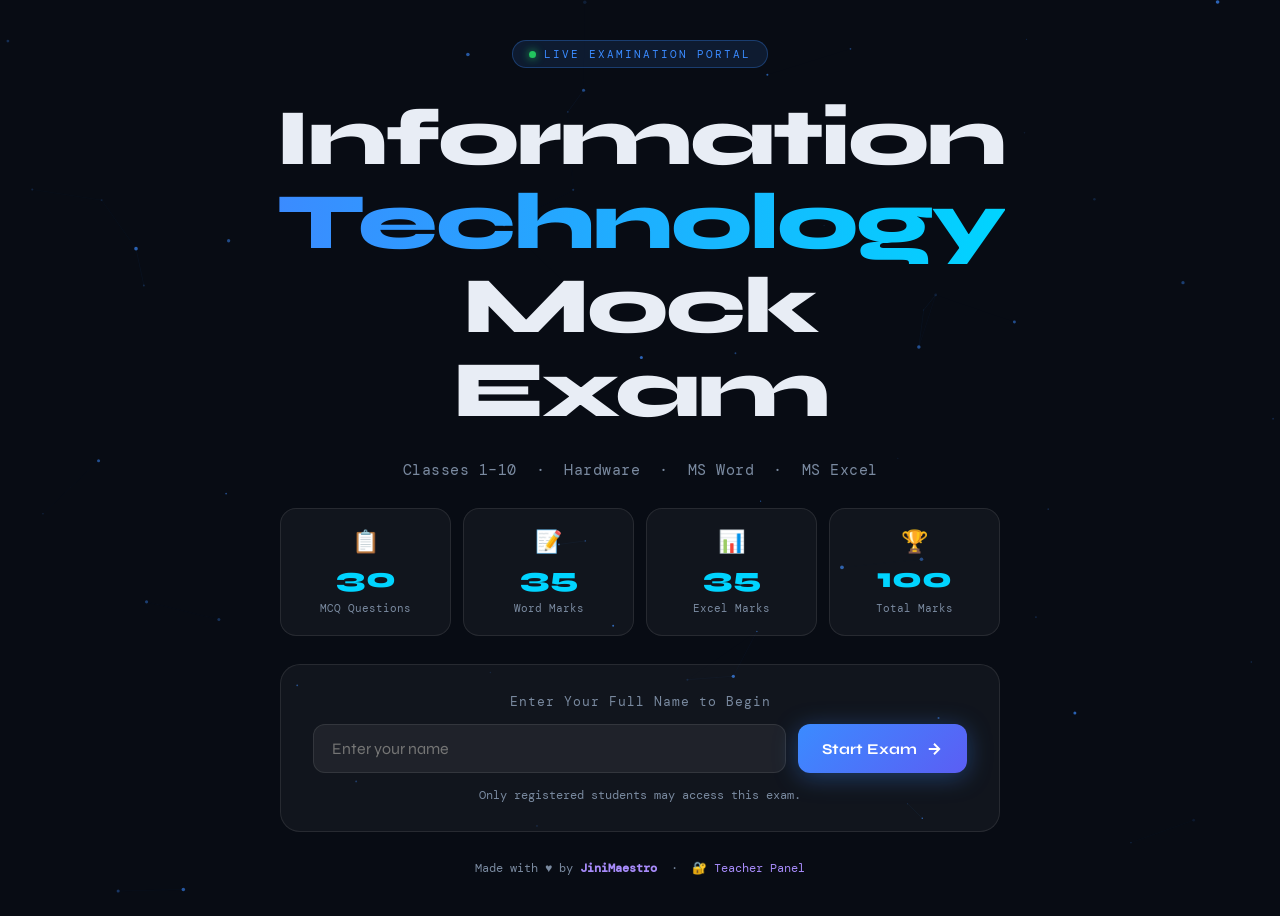
<file: index.html>
<!DOCTYPE html>
<html lang="en">
<head>
  <meta charset="UTF-8" />
  <meta name="viewport" content="width=device-width, initial-scale=1.0" />
  <title>IT Mock Examination</title>
  <link rel="preconnect" href="https://fonts.googleapis.com" />
  <link rel="preconnect" href="https://fonts.gstatic.com" crossorigin />
  <link rel="icon" href="data:image/svg+xml,<svg xmlns='http://www.w3.org/2000/svg' viewBox='0 0 32 32'><text y='26' font-size='28'>🎓</text></svg>">
  <link href="https://fonts.googleapis.com/css2?family=Syne:wght@400;600;700;800&family=DM+Mono:ital,wght@0,400;0,500;1,400&family=Instrument+Serif:ital@0;1&display=swap" rel="stylesheet" />
  <link rel="stylesheet" href="style.css" />
</head>
<body>

<canvas id="particles"></canvas>

<div id="screen-landing" class="screen active">
  <div class="landing-grid">
    <div class="landing-badge"><span class="badge-dot"></span>LIVE EXAMINATION PORTAL</div>
    <h1 class="landing-title">
      <span class="title-line">Information</span>
      <span class="title-line accent-line">Technology</span>
      <span class="title-line">Mock Exam</span>
    </h1>
    <p class="landing-sub">Classes 1–10 &nbsp;·&nbsp; Hardware &nbsp;·&nbsp; MS Word &nbsp;·&nbsp; MS Excel</p>

    <div class="info-cards">
      <div class="info-card" style="--d:0"><div class="ic-icon">📋</div><div class="ic-val">30</div><div class="ic-lbl">MCQ Questions</div></div>
      <div class="info-card" style="--d:1"><div class="ic-icon">📝</div><div class="ic-val">35</div><div class="ic-lbl">Word Marks</div></div>
      <div class="info-card" style="--d:2"><div class="ic-icon">📊</div><div class="ic-val">35</div><div class="ic-lbl">Excel Marks</div></div>
      <div class="info-card" style="--d:3"><div class="ic-icon">🏆</div><div class="ic-val">100</div><div class="ic-lbl">Total Marks</div></div>
    </div>

    <div class="name-entry-box">
      <label class="ne-label">Enter Your Full Name to Begin</label>
      <div class="ne-row">
        <input id="student-name" class="ne-input" type="text" placeholder="Enter your name" autocomplete="off" />
        <button id="btn-start" class="btn-primary" onclick="startExam()">
          <span>Start Exam</span>
          <svg viewBox="0 0 24 24" fill="none" stroke="currentColor" stroke-width="2.5"><path d="M5 12h14M12 5l7 7-7 7"/></svg>
        </button>
      </div>
      <div id="name-error" class="name-error" style="display:none;"></div>
      <p class="ne-hint">Only registered students may access this exam.</p>
    </div>

    <div class="landing-footer">
      Made with ♥ by <strong>JiniMaestro</strong>
      &nbsp;·&nbsp;
      <a href="teacher.html" class="teacher-link">🔐 Teacher Panel</a>
    </div>
  </div>
</div>

<div id="screen-mcq" class="screen">
  <header class="exam-header">
    <div class="eh-left">
      <div class="eh-logo">JM</div>
      <div>
        <div class="eh-title">Section A — MCQs</div>
        <div id="eh-student" class="eh-student"></div>
      </div>
    </div>
    <div class="eh-right">
      <div class="progress-ring-wrap">
        <svg class="progress-ring" viewBox="0 0 56 56">
          <circle cx="28" cy="28" r="24" class="ring-bg"/>
          <circle cx="28" cy="28" r="24" class="ring-fg" id="ring-circle"/>
        </svg>
        <div class="ring-text" id="ring-text">0/30</div>
      </div>
      <div class="timer-box">
        <div class="timer-icon">⏱</div>
        <div id="timer-display" class="timer-val">45:00</div>
      </div>
    </div>
  </header>
  <div class="mcq-stage">
    <div class="mcq-progress-bar"><div id="mcq-bar" class="mcq-bar-fill"></div></div>
    <div id="mcq-card" class="mcq-card">
      <div class="mcq-meta">
        <span id="mcq-section-tag" class="mcq-section-tag"></span>
        <span id="mcq-num" class="mcq-num"></span>
      </div>
      <h2 id="mcq-question" class="mcq-question"></h2>
      <div id="mcq-options" class="mcq-options"></div>
      <div class="mcq-nav">
        <button id="btn-prev" class="btn-ghost" onclick="prevQ()">← Previous</button>
        <div id="mcq-dots" class="mcq-dots"></div>
        <button id="btn-next" class="btn-next" onclick="nextQ()">Next →</button>
      </div>
    </div>
  </div>
</div>

<div id="screen-practical" class="screen">
  <header class="exam-header">
    <div class="eh-left">
      <div class="eh-logo">JM</div>
      <div>
        <div class="eh-title">Practical Section</div>
        <div id="prac-student" class="eh-student"></div>
      </div>
    </div>
    <div class="eh-right">
      <div class="score-pill">MCQ Score: <strong id="mcq-score-display">—</strong>/30</div>
    </div>
  </header>
  <div class="prac-stage">
    <div class="prac-tabs">
      <button class="ptab active" data-tab="word" onclick="switchTab('word')">
        <span class="ptab-icon">📝</span> Word Tasks <span class="ptab-marks">35 Marks</span>
      </button>
      <button class="ptab" data-tab="excel" onclick="switchTab('excel')">
        <span class="ptab-icon">📊</span> Excel Tasks <span class="ptab-marks">35 Marks</span>
      </button>
    </div>

    <div id="tab-word" class="prac-tab-content active">
      <div class="prac-context-box">
        <div class="pcb-icon">📄</div>
        <div>
          <strong>Document Topic:</strong> Create a Word document titled <em>"Computer Hardware — An Introduction"</em> covering at least 4 hardware topics (Processor, RAM, Storage, Motherboard). Write at least 2 paragraphs per topic. Then apply ALL tasks below.
          <br/><br/><strong>Save As:</strong> <code>Word_Final_[YourName].docx</code>
        </div>
      </div>
      <div class="task-list" id="word-tasks"></div>
      <div class="upload-zone" id="word-upload-zone">
        <div class="uz-inner" onclick="document.getElementById('word-file').click()">
          <div class="uz-icon">📁</div>
          <div class="uz-title">Upload Your Word File</div>
          <div class="uz-sub">Click to browse or drag & drop your .docx file here</div>
          <div class="uz-badge">Word_Final_[YourName].docx</div>
        </div>
        <input type="file" id="word-file" accept=".docx,.doc" style="display:none" onchange="handleFileUpload('word', this)" />
        <div id="word-file-status" class="file-status"></div>
      </div>
    </div>

    <div id="tab-excel" class="prac-tab-content">
      <div class="prac-context-box excel-ctx">
        <div class="pcb-icon">📊</div>
        <div>
          <strong>Enter this student data on Sheet 1 of your Excel file, then complete all tasks below.</strong>
          <br/><strong>Save As:</strong> <code>Excel_Final_[YourName].xlsx</code>
        </div>
      </div>
      <div class="excel-data-table-wrap">
        <table class="excel-preview-table">
          <thead><tr><th>Name</th><th>Math</th><th>English</th><th>Science</th><th>IT</th><th>Total</th><th>Average</th><th>Grade</th></tr></thead>
          <tbody>
            <tr><td>Ali Ahmed</td><td>78</td><td>85</td><td>72</td><td>90</td><td class="formula-cell">(formula)</td><td class="formula-cell">(formula)</td><td class="formula-cell">(formula)</td></tr>
            <tr><td>Sara Khan</td><td>92</td><td>76</td><td>88</td><td>95</td><td class="formula-cell">(formula)</td><td class="formula-cell">(formula)</td><td class="formula-cell">(formula)</td></tr>
            <tr><td>Bilal Raza</td><td>65</td><td>70</td><td>80</td><td>75</td><td class="formula-cell">(formula)</td><td class="formula-cell">(formula)</td><td class="formula-cell">(formula)</td></tr>
            <tr><td>Hira Malik</td><td>88</td><td>91</td><td>94</td><td>87</td><td class="formula-cell">(formula)</td><td class="formula-cell">(formula)</td><td class="formula-cell">(formula)</td></tr>
            <tr><td>Usman Tariq</td><td>55</td><td>60</td><td>58</td><td>62</td><td class="formula-cell">(formula)</td><td class="formula-cell">(formula)</td><td class="formula-cell">(formula)</td></tr>
            <tr><td>Zara Noor</td><td>79</td><td>83</td><td>77</td><td>81</td><td class="formula-cell">(formula)</td><td class="formula-cell">(formula)</td><td class="formula-cell">(formula)</td></tr>
            <tr><td>Kamran Baig</td><td>95</td><td>89</td><td>91</td><td>98</td><td class="formula-cell">(formula)</td><td class="formula-cell">(formula)</td><td class="formula-cell">(formula)</td></tr>
            <tr><td>Ayesha Siddiqi</td><td>60</td><td>72</td><td>65</td><td>70</td><td class="formula-cell">(formula)</td><td class="formula-cell">(formula)</td><td class="formula-cell">(formula)</td></tr>
          </tbody>
        </table>
      </div>
      <div class="task-list" id="excel-tasks"></div>
      <div class="upload-zone excel-uz" id="excel-upload-zone">
        <div class="uz-inner" onclick="document.getElementById('excel-file').click()">
          <div class="uz-icon">📂</div>
          <div class="uz-title">Upload Your Excel File</div>
          <div class="uz-sub">Click to browse or drag & drop your .xlsx file here</div>
          <div class="uz-badge">Excel_Final_[YourName].xlsx</div>
        </div>
        <input type="file" id="excel-file" accept=".xlsx,.xls,.csv" style="display:none" onchange="handleFileUpload('excel', this)" />
        <div id="excel-file-status" class="file-status"></div>
      </div>
    </div>

    <div class="prac-submit-row">
      <button class="btn-submit" onclick="submitExam()">
        <span>Submit & Send to Teacher</span>
        <svg viewBox="0 0 24 24" fill="none" stroke="currentColor" stroke-width="2.5"><path d="M22 2L11 13M22 2l-7 20-4-9-9-4 20-7z"/></svg>
      </button>
    </div>
  </div>
</div>

<div id="screen-submitted" class="screen">
  <div class="submitted-wrap">
    <div class="submitted-card">
      <div class="sc-check">✅</div>
      <h2 class="sc-title">Exam Submitted!</h2>
      <p class="sc-msg">Your answers and files have been sent to your teacher for marking. You will be informed of your final results shortly.</p>
      <div class="sc-student" id="sc-student-name"></div>
      <div class="sc-rows">
        <div class="sc-row"><span class="scr-label">MCQ Score (Auto-Graded)</span><span class="scr-val green" id="sc-mcq">—</span></div>
        <div class="sc-row"><span class="scr-label">Word File</span><span class="scr-val" id="sc-word">—</span></div>
        <div class="sc-row"><span class="scr-label">Excel File</span><span class="scr-val" id="sc-excel">—</span></div>
      </div>
      <p class="sc-note">Results will be displayed in the Teacher Panel after grading.</p>
      <div class="sc-footer">Made with ♥ by <strong>JiniMaestro</strong></div>
    </div>
  </div>
</div>

<script src="questions.js"></script>
<script src="app.js"></script>
</body>
</html>
</file>
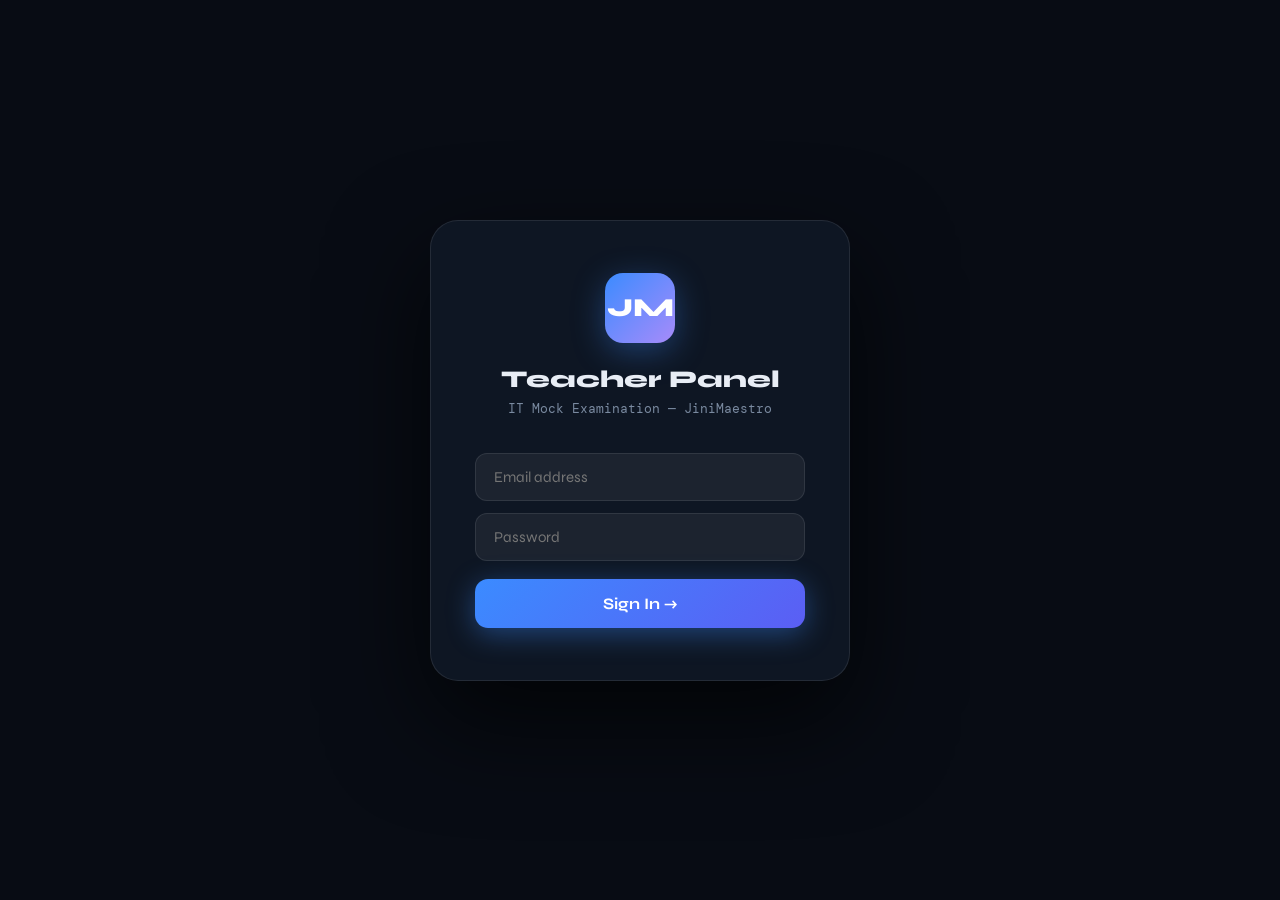
<file: teacher.html>
<!DOCTYPE html>
<html lang="en">
<head>
  <meta charset="UTF-8"/>
  <meta name="viewport" content="width=device-width, initial-scale=1.0"/>
  <title>Teacher Panel — IT Mock Exam</title>
  <link rel="preconnect" href="https://fonts.googleapis.com"/>
  <link href="https://fonts.googleapis.com/css2?family=Syne:wght@400;600;700;800&family=DM+Mono:ital,wght@0,400;0,500;1,400&display=swap" rel="stylesheet"/>
  <style>
:root{--bg:#080c14;--surface:#0e1623;--glass:rgba(255,255,255,.04);--gb:rgba(255,255,255,.09);--blue:#3b8bff;--blue-glow:#3b8bff44;--cyan:#00d4ff;--green:#22c55e;--orange:#f97316;--red:#ef4444;--gold:#f59e0b;--purple:#a78bfa;--text:#e8edf5;--muted:#7a8aa0;--r:14px;--font:"Syne",sans-serif;--mono:"DM Mono",monospace;}
*,*::before,*::after{box-sizing:border-box;margin:0;padding:0;}
body{background:var(--bg);color:var(--text);font-family:var(--font);min-height:100vh;}
::-webkit-scrollbar{width:6px;}::-webkit-scrollbar-track{background:transparent;}::-webkit-scrollbar-thumb{background:rgba(255,255,255,.1);border-radius:3px;}
@keyframes fadeUp{from{opacity:0;transform:translateY(18px);}to{opacity:1;transform:translateY(0);}}

#login-screen{display:flex;align-items:center;justify-content:center;min-height:100vh;padding:20px;}
.login-card{background:var(--surface);border:1px solid var(--gb);border-radius:28px;padding:52px 44px;width:100%;max-width:420px;text-align:center;box-shadow:0 40px 100px rgba(0,0,0,.7);animation:fadeUp .6s ease;}
.login-logo{width:70px;height:70px;border-radius:18px;background:linear-gradient(135deg,var(--blue),var(--purple));display:grid;place-items:center;font-size:26px;font-weight:800;color:#fff;margin:0 auto 22px;box-shadow:0 8px 32px rgba(59,139,255,.35);}
.login-title{font-size:24px;font-weight:800;margin-bottom:6px;}
.login-sub{font-size:13px;color:var(--muted);font-family:var(--mono);margin-bottom:36px;}
.lf-group{display:flex;flex-direction:column;gap:12px;margin-bottom:18px;}
.lf-input{background:rgba(255,255,255,.06);border:1.5px solid var(--gb);border-radius:12px;padding:14px 18px;color:var(--text);font-family:var(--font);font-size:15px;outline:none;transition:border-color .3s,box-shadow .3s;}
.lf-input:focus{border-color:var(--blue);box-shadow:0 0 0 4px var(--blue-glow);}
.btn-login{width:100%;background:linear-gradient(135deg,var(--blue),#5b5ef4);border:none;border-radius:13px;padding:15px;color:#fff;font-family:var(--font);font-size:16px;font-weight:700;cursor:pointer;transition:all .25s;box-shadow:0 6px 28px rgba(59,139,255,.4);}
.btn-login:hover{transform:translateY(-2px);box-shadow:0 10px 36px rgba(59,139,255,.55);}
.login-error{color:var(--red);font-size:13px;font-family:var(--mono);background:rgba(239,68,68,.1);border:1px solid rgba(239,68,68,.2);border-radius:9px;padding:11px;display:none;margin-bottom:14px;}

#panel{display:none;flex-direction:column;min-height:100vh;}
.tp-header{position:sticky;top:0;z-index:100;background:rgba(8,12,20,.92);backdrop-filter:blur(24px);border-bottom:1px solid var(--gb);padding:14px 28px;display:flex;align-items:center;justify-content:space-between;gap:16px;flex-wrap:wrap;}
.tph-left{display:flex;align-items:center;gap:14px;}
.tph-logo{width:42px;height:42px;border-radius:11px;flex-shrink:0;background:linear-gradient(135deg,var(--blue),var(--purple));display:grid;place-items:center;font-size:15px;font-weight:800;color:#fff;}
.tph-title{font-size:16px;font-weight:800;}
.tph-sub{font-size:11px;color:var(--cyan);font-family:var(--mono);}
.tph-right{display:flex;align-items:center;gap:10px;flex-wrap:wrap;}
.tab-btns{display:flex;gap:6px;}
.tab-btn{background:var(--glass);border:1.5px solid var(--gb);border-radius:9px;padding:8px 15px;color:var(--muted);font-family:var(--font);font-size:13px;font-weight:700;cursor:pointer;transition:all .2s;white-space:nowrap;}
.tab-btn.active{border-color:var(--blue);color:var(--text);background:rgba(59,139,255,.12);}
.btn-logout{background:rgba(239,68,68,.1);border:1px solid rgba(239,68,68,.2);border-radius:9px;padding:8px 16px;color:var(--red);font-family:var(--font);font-size:13px;cursor:pointer;transition:all .2s;white-space:nowrap;}
.btn-logout:hover{background:rgba(239,68,68,.22);}
.tp-body{flex:1;padding:28px 24px 60px;max-width:1100px;width:100%;margin:0 auto;}
.tp-tab{display:none;animation:fadeUp .35s ease;}
.tp-tab.active{display:block;}
.section-title{font-size:19px;font-weight:800;margin-bottom:22px;display:flex;align-items:center;gap:12px;flex-wrap:wrap;}
.st-badge{font-size:12px;font-family:var(--mono);color:var(--muted);font-weight:400;background:var(--glass);border:1px solid var(--gb);border-radius:99px;padding:4px 12px;}
.st-actions{margin-left:auto;display:flex;gap:8px;}

.students-grid{display:grid;grid-template-columns:1fr 1fr;gap:20px;margin-bottom:28px;}
@media(max-width:720px){.students-grid{grid-template-columns:1fr;}}
.panel-card{background:var(--surface);border:1px solid var(--gb);border-radius:var(--r);padding:24px;}
.pc-head{font-size:14px;font-weight:700;margin-bottom:16px;color:var(--cyan);}
.student-list{display:flex;flex-direction:column;gap:8px;margin-bottom:16px;min-height:56px;}
.student-pill{display:flex;align-items:center;justify-content:space-between;background:var(--glass);border:1px solid var(--gb);border-radius:9px;padding:10px 14px;transition:border-color .2s;}
.student-pill:hover{border-color:rgba(255,255,255,.15);}
.sp-name{font-size:14px;font-weight:600;}
.sp-status{font-size:11px;font-family:var(--mono);padding:3px 9px;border-radius:99px;}
.sp-done{background:rgba(34,197,94,.15);color:var(--green);border:1px solid rgba(34,197,94,.25);}
.sp-pending{background:rgba(122,138,160,.1);color:var(--muted);border:1px solid var(--gb);}
.sp-await{background:rgba(245,158,11,.1);color:var(--gold);border:1px solid rgba(245,158,11,.2);}
.btn-remove{background:rgba(239,68,68,.1);border:1px solid rgba(239,68,68,.2);border-radius:6px;padding:4px 10px;color:var(--red);font-size:12px;cursor:pointer;transition:background .2s;}
.btn-remove:hover{background:rgba(239,68,68,.25);}
.add-student-row{display:flex;gap:8px;}
.add-input{flex:1;background:rgba(255,255,255,.06);border:1.5px solid var(--gb);border-radius:9px;padding:10px 14px;color:var(--text);font-family:var(--font);font-size:14px;outline:none;transition:border-color .3s;}
.add-input:focus{border-color:var(--blue);}
.btn-add{background:linear-gradient(135deg,var(--blue),#5b5ef4);border:none;border-radius:9px;padding:10px 18px;color:#fff;font-family:var(--font);font-size:13px;font-weight:700;cursor:pointer;white-space:nowrap;transition:opacity .2s;}
.btn-add:hover{opacity:.85;}
.students-note{font-size:12px;color:var(--muted);font-family:var(--mono);background:rgba(59,139,255,.06);border:1px solid rgba(59,139,255,.15);border-radius:9px;padding:12px;margin-top:12px;line-height:1.6;}
.stats-row{display:grid;grid-template-columns:repeat(3,1fr);gap:12px;margin-bottom:20px;}
.stat-box{background:var(--surface);border:1px solid var(--gb);border-radius:var(--r);padding:20px 16px;text-align:center;}
.stat-val{font-size:30px;font-weight:800;color:var(--cyan);}
.stat-lbl{font-size:11px;color:var(--muted);font-family:var(--mono);margin-top:5px;}

.toolbar{display:flex;align-items:center;gap:10px;margin-bottom:22px;flex-wrap:wrap;}
.toolbar-left{display:flex;gap:8px;flex:1;flex-wrap:wrap;}
.filter-btn{background:var(--glass);border:1.5px solid var(--gb);border-radius:8px;padding:7px 14px;color:var(--muted);font-family:var(--font);font-size:12px;font-weight:700;cursor:pointer;transition:all .2s;}
.filter-btn.active{border-color:var(--blue);color:var(--text);background:rgba(59,139,255,.1);}
.btn-pdf-all{display:inline-flex;align-items:center;gap:8px;background:linear-gradient(135deg,#dc2626,#b91c1c);border:none;border-radius:10px;padding:10px 20px;color:#fff;font-family:var(--font);font-size:13px;font-weight:700;cursor:pointer;white-space:nowrap;box-shadow:0 4px 20px rgba(220,38,38,.4);transition:all .2s;}
.btn-pdf-all:hover{transform:translateY(-2px);box-shadow:0 8px 28px rgba(220,38,38,.55);}
.btn-pdf-all svg{width:16px;height:16px;flex-shrink:0;}
.btn-pdf-single{display:inline-flex;align-items:center;gap:6px;background:rgba(220,38,38,.12);border:1px solid rgba(220,38,38,.28);border-radius:8px;padding:9px 15px;color:#f87171;font-family:var(--font);font-size:12px;font-weight:700;cursor:pointer;white-space:nowrap;transition:all .2s;}
.btn-pdf-single:hover{background:rgba(220,38,38,.24);color:#fff;}
.btn-pdf-single svg{width:14px;height:14px;flex-shrink:0;}
.no-subs{text-align:center;padding:70px 20px;color:var(--muted);font-family:var(--mono);}
.no-subs .ns-icon{font-size:52px;margin-bottom:18px;display:block;}
.sub-card{background:var(--surface);border:1px solid var(--gb);border-radius:var(--r);margin-bottom:14px;overflow:hidden;transition:border-color .25s,box-shadow .25s;}
.sub-card:hover{border-color:rgba(59,139,255,.28);box-shadow:0 4px 24px rgba(59,139,255,.06);}
.sub-card-header{display:flex;align-items:center;justify-content:space-between;padding:17px 22px;cursor:pointer;gap:12px;flex-wrap:wrap;}
.sch-left{display:flex;align-items:center;gap:14px;}
.sch-avatar{width:44px;height:44px;border-radius:11px;flex-shrink:0;background:linear-gradient(135deg,var(--blue),var(--purple));display:grid;place-items:center;font-size:16px;font-weight:800;color:#fff;}
.sch-name{font-size:16px;font-weight:700;}
.sch-time{font-size:11px;color:var(--muted);font-family:var(--mono);margin-top:3px;}
.sch-right{display:flex;align-items:center;gap:10px;flex-wrap:wrap;}
.sch-mcq{background:rgba(34,197,94,.12);border:1px solid rgba(34,197,94,.25);border-radius:99px;padding:5px 13px;font-size:13px;color:var(--green);font-family:var(--mono);font-weight:700;}
.file-badge{font-size:11px;padding:4px 9px;border-radius:6px;font-family:var(--mono);}
.fb-word{background:rgba(59,139,255,.14);color:var(--blue);border:1px solid rgba(59,139,255,.25);}
.fb-excel{background:rgba(249,115,22,.14);color:var(--orange);border:1px solid rgba(249,115,22,.25);}
.fb-miss{background:rgba(239,68,68,.1);color:var(--red);border:1px solid rgba(239,68,68,.2);}
.graded-badge{background:rgba(34,197,94,.12);color:var(--green);border:1px solid rgba(34,197,94,.25);font-size:11px;padding:4px 10px;border-radius:6px;font-family:var(--mono);}
.pending-badge{background:rgba(245,158,11,.1);color:var(--gold);border:1px solid rgba(245,158,11,.2);font-size:11px;padding:4px 10px;border-radius:6px;font-family:var(--mono);}
.sch-chevron{color:var(--muted);font-size:20px;transition:transform .3s;flex-shrink:0;}
.sub-card.open .sch-chevron{transform:rotate(180deg);}
.sub-detail{display:none;border-top:1px solid var(--gb);padding:24px 22px;animation:fadeUp .3s ease;}
.sub-card.open .sub-detail{display:block;}
.detail-grid{display:grid;grid-template-columns:1fr 1fr;gap:18px;margin-bottom:22px;}
@media(max-width:720px){.detail-grid{grid-template-columns:1fr;}}
.detail-box{background:rgba(255,255,255,.025);border:1px solid var(--gb);border-radius:11px;padding:18px;}
.db-title{font-size:11px;color:var(--muted);font-family:var(--mono);letter-spacing:.8px;text-transform:uppercase;margin-bottom:14px;}
.answers-grid{display:grid;grid-template-columns:repeat(auto-fill,minmax(56px,1fr));gap:6px;}
.ag-item{border-radius:8px;padding:8px 4px;text-align:center;font-family:var(--mono);}
.ag-item.correct{background:rgba(34,197,94,.15);border:1px solid rgba(34,197,94,.3);}
.ag-item.wrong{background:rgba(239,68,68,.12);border:1px solid rgba(239,68,68,.25);}
.ag-item.skip{background:rgba(122,138,160,.08);border:1px solid var(--gb);}
.ag-q{font-size:10px;color:var(--muted);}
.ag-a{font-weight:700;font-size:13px;}
.ag-item.correct .ag-a{color:var(--green);}
.ag-item.wrong .ag-a{color:var(--red);}
.ag-item.skip .ag-a{color:var(--muted);}
.file-dl-row{display:flex;flex-direction:column;gap:10px;}
.btn-dl{display:inline-flex;align-items:center;gap:8px;background:rgba(59,139,255,.1);border:1px solid rgba(59,139,255,.25);border-radius:9px;padding:10px 15px;color:var(--blue);font-family:var(--font);font-size:13px;font-weight:600;cursor:pointer;transition:all .2s;text-decoration:none;}
.btn-dl:hover{background:rgba(59,139,255,.22);}
.btn-dl.excel-dl{background:rgba(249,115,22,.1);border-color:rgba(249,115,22,.25);color:var(--orange);}
.btn-dl.excel-dl:hover{background:rgba(249,115,22,.22);}
.btn-dl-miss{display:inline-flex;align-items:center;gap:8px;background:rgba(239,68,68,.07);border:1px solid rgba(239,68,68,.15);border-radius:9px;padding:10px 15px;color:var(--muted);font-size:13px;}
.grading-form{background:rgba(255,255,255,.02);border:1px solid var(--gb);border-radius:12px;padding:22px;}
.gf-header{display:flex;align-items:center;justify-content:space-between;margin-bottom:18px;flex-wrap:wrap;gap:10px;}
.gf-title{font-size:14px;font-weight:700;}
.gf-row{display:grid;grid-template-columns:1fr 1fr 1fr 1fr;gap:12px;margin-bottom:14px;}
@media(max-width:600px){.gf-row{grid-template-columns:1fr 1fr;}}
.gf-field{display:flex;flex-direction:column;gap:6px;}
.gf-label{font-size:11px;font-family:var(--mono);color:var(--muted);letter-spacing:.7px;text-transform:uppercase;}
.gf-input{background:rgba(255,255,255,.07);border:1.5px solid var(--gb);border-radius:9px;padding:11px 14px;color:var(--text);font-family:var(--font);font-size:16px;font-weight:700;outline:none;transition:border-color .3s;width:100%;}
.gf-input:focus{border-color:var(--blue);}
.gf-input[readonly]{opacity:.6;cursor:not-allowed;}
.gf-total{background:rgba(0,212,255,.06);border-color:rgba(0,212,255,.3);color:var(--cyan);}
.gf-note{width:100%;background:rgba(255,255,255,.04);border:1.5px solid var(--gb);border-radius:9px;padding:11px 14px;color:var(--text);font-family:var(--font);font-size:14px;outline:none;resize:vertical;min-height:64px;transition:border-color .3s;margin-bottom:16px;}
.gf-note:focus{border-color:var(--blue);}
.gf-actions{display:flex;align-items:center;gap:10px;flex-wrap:wrap;}
.btn-save-grade{display:inline-flex;align-items:center;gap:7px;background:linear-gradient(135deg,var(--green),#16a34a);border:none;border-radius:10px;padding:12px 26px;color:#fff;font-family:var(--font);font-size:14px;font-weight:700;cursor:pointer;transition:all .25s;box-shadow:0 4px 18px rgba(34,197,94,.32);}
.btn-save-grade:hover{transform:translateY(-2px);box-shadow:0 8px 26px rgba(34,197,94,.5);}
.grade-saved-msg{color:var(--green);font-size:13px;font-family:var(--mono);display:none;}
.total-chip{display:inline-flex;align-items:center;gap:6px;background:rgba(0,212,255,.1);border:1px solid rgba(0,212,255,.25);border-radius:99px;padding:5px 14px;font-size:14px;font-weight:800;color:var(--cyan);font-family:var(--mono);}

.settings-section{background:var(--surface);border:1px solid var(--gb);border-radius:var(--r);padding:24px;margin-bottom:18px;}
.ss-title{font-size:14px;font-weight:700;color:var(--cyan);margin-bottom:16px;}
.cred-row{display:flex;justify-content:space-between;align-items:center;padding:12px 0;border-bottom:1px solid var(--gb);}
.cred-row:last-child{border-bottom:none;}
.cr-label{font-size:13px;color:var(--muted);font-family:var(--mono);}
.cr-val{font-size:14px;font-weight:700;}
.danger-btn{background:rgba(239,68,68,.1);border:1px solid rgba(239,68,68,.2);border-radius:9px;padding:11px 22px;color:var(--red);font-family:var(--font);font-size:14px;cursor:pointer;transition:all .2s;}
.danger-btn:hover{background:rgba(239,68,68,.22);}
  </style>
</head>
<body>

<div id="login-screen">
  <div class="login-card">
    <div class="login-logo">JM</div>
    <div class="login-title">Teacher Panel</div>
    <div class="login-sub">IT Mock Examination — JiniMaestro</div>
    <div class="lf-group">
      <input id="login-email" class="lf-input" type="email" placeholder="Email address" autocomplete="off"/>
      <input id="login-pass" class="lf-input" type="password" placeholder="Password"/>
    </div>
    <div id="login-error" class="login-error">⚠ Incorrect email or password.</div>
    <button class="btn-login" onclick="doLogin()">Sign In →</button>
  </div>
</div>

<div id="panel">
  <header class="tp-header">
    <div class="tph-left">
      <div class="tph-logo">JM</div>
      <div><div class="tph-title">Teacher Panel</div><div class="tph-sub">IT Mock Examination Portal</div></div>
    </div>
    <div class="tph-right">
      <div class="tab-btns">
        <button class="tab-btn active" onclick="switchTab('students')">👥 Students</button>
        <button class="tab-btn" onclick="switchTab('submissions')">📋 Submissions</button>
        <button class="tab-btn" onclick="switchTab('settings')">⚙ Settings</button>
      </div>
      <button class="btn-logout" onclick="doLogout()">Sign Out</button>
    </div>
  </header>

  <div class="tp-body">

    <div id="tab-students" class="tp-tab active">
      <div class="section-title">Student Management <span class="st-badge" id="student-count-badge">0 registered</span></div>
      <div class="stats-row">
        <div class="stat-box"><div class="stat-val" id="stat-registered">0</div><div class="stat-lbl">Registered</div></div>
        <div class="stat-box"><div class="stat-val" id="stat-submitted">0</div><div class="stat-lbl">Submitted</div></div>
        <div class="stat-box"><div class="stat-val" id="stat-graded">0</div><div class="stat-lbl">Graded</div></div>
      </div>
      <div class="students-grid">
        <div class="panel-card">
          <div class="pc-head">📋 Registered Students</div>
          <div class="student-list" id="student-list"></div>
          <div class="add-student-row">
            <input id="new-student-input" class="add-input" type="text" placeholder="Student name..." onkeydown="if(event.key==='Enter')addStudent()"/>
            <button class="btn-add" onclick="addStudent()">+ Add</button>
          </div>
          <div class="students-note">💡 Only students listed here may access the exam. Each student can attempt once only.</div>
        </div>
        <div class="panel-card">
          <div class="pc-head">📊 Submission Status</div>
          <div id="submission-status-list" class="student-list"></div>
        </div>
      </div>
    </div>

    <div id="tab-submissions" class="tp-tab">
      <div class="section-title">
        Student Submissions <span class="st-badge" id="subs-count-badge">0 total</span>
        <div class="st-actions">
          <button class="btn-pdf-all" onclick="downloadAllResultsPDF()">
            <svg viewBox="0 0 24 24" fill="none" stroke="currentColor" stroke-width="2.2"><path d="M14 2H6a2 2 0 00-2 2v16a2 2 0 002 2h12a2 2 0 002-2V8z"/><polyline points="14 2 14 8 20 8"/><line x1="16" y1="13" x2="8" y2="13"/><line x1="16" y1="17" x2="8" y2="17"/></svg>
            Download All Results PDF
          </button>
        </div>
      </div>
      <div class="toolbar">
        <div class="toolbar-left">
          <button class="filter-btn active" onclick="setFilter('all',this)">All</button>
          <button class="filter-btn" onclick="setFilter('graded',this)">✓ Graded</button>
          <button class="filter-btn" onclick="setFilter('pending',this)">⏳ Pending</button>
        </div>
      </div>
      <div id="submissions-list"></div>
    </div>

    <div id="tab-settings" class="tp-tab">
      <div class="section-title">Settings</div>
      <div class="settings-section">
        <div class="ss-title">🔐 Login Credentials</div>
        <div class="cred-row"><span class="cr-label">Email</span><span class="cr-val">Jini@jinimaestro.com</span></div>
        <div class="cred-row"><span class="cr-label">Password</span><span class="cr-val">Robin..987</span></div>
        <p style="font-size:12px;color:var(--muted);font-family:var(--mono);margin-top:10px;">Credentials are hardcoded. Contact JiniMaestro to update.</p>
      </div>
      <div class="settings-section">
        <div class="ss-title">🗑 Data Management</div>
        <p style="font-size:13px;color:var(--muted);margin-bottom:16px;line-height:1.7;">Clear all submissions to reset the portal. Students can retake after clearing.</p>
        <button class="danger-btn" onclick="clearAllSubmissions()">🗑 Clear All Submissions</button>
      </div>
      <div class="settings-section">
        <div class="ss-title">ℹ About</div>
        <p style="font-size:13px;color:var(--muted);line-height:1.8;">IT Mock Examination Portal v2.1<br/>Made with ♥ by <strong style="color:var(--purple)">JiniMaestro</strong><br/>Data stored locally in the browser. No server required.</p>
      </div>
    </div>

  </div>
</div>

<script>
const TEACHER_EMAIL='Jini@jinimaestro.com';
const TEACHER_PASS='Robin..987';
let activeFilter='all';

function doLogin(){
  const email=document.getElementById('login-email').value.trim();
  const pass=document.getElementById('login-pass').value;
  const errEl=document.getElementById('login-error');
  if(email.toLowerCase()===TEACHER_EMAIL.toLowerCase()&&pass===TEACHER_PASS){
    document.getElementById('login-screen').style.display='none';
    document.getElementById('panel').style.display='flex';
    renderAll();
  }else{errEl.style.display='block';setTimeout(()=>errEl.style.display='none',3500);}
}
document.getElementById('login-pass').addEventListener('keydown',e=>{if(e.key==='Enter')doLogin();});
document.getElementById('login-email').addEventListener('keydown',e=>{if(e.key==='Enter')doLogin();});

function doLogout(){
  document.getElementById('panel').style.display='none';
  document.getElementById('login-screen').style.display='flex';
  document.getElementById('login-email').value='';
  document.getElementById('login-pass').value='';
}

function switchTab(tab){
  document.querySelectorAll('.tp-tab').forEach(t=>t.classList.remove('active'));
  document.querySelectorAll('.tab-btn').forEach(b=>b.classList.remove('active'));
  document.getElementById('tab-'+tab).classList.add('active');
  document.querySelectorAll('.tab-btn').forEach(b=>{if(b.textContent.toLowerCase().includes(tab.slice(0,4)))b.classList.add('active');});
  if(tab==='submissions')renderSubmissions();
  if(tab==='students')renderStudents();
}

function getStudents(){try{const s=localStorage.getItem('exam_allowed_students');if(s)return JSON.parse(s);}catch(e){}return['Zain','Laraib','Hassan'];}
function saveStudents(arr){localStorage.setItem('exam_allowed_students',JSON.stringify(arr));}
function getSubmissions(){try{return JSON.parse(localStorage.getItem('exam_submissions'))||[];}catch(e){return[];}}
function saveSubmissions(arr){localStorage.setItem('exam_submissions',JSON.stringify(arr));}

function renderAll(){renderStudents();renderSubmissions();}

function renderStudents(){
  const students=getStudents();
  const submissions=getSubmissions();
  const doneNames=submissions.map(s=>s.studentName.toLowerCase());
  const graded=submissions.filter(s=>s.graded).length;
  document.getElementById('stat-registered').textContent=students.length;
  document.getElementById('stat-submitted').textContent=submissions.length;
  document.getElementById('stat-graded').textContent=graded;
  document.getElementById('student-count-badge').textContent=students.length+' registered';
  const listEl=document.getElementById('student-list');listEl.innerHTML='';
  if(!students.length){listEl.innerHTML='<div style="color:var(--muted);font-size:13px;font-family:var(--mono);text-align:center;padding:20px 0;">No students yet.</div>';}
  else{students.forEach(name=>{const done=doneNames.includes(name.toLowerCase());const p=document.createElement('div');p.className='student-pill';p.innerHTML=`<span class="sp-name">${name}</span><div style="display:flex;align-items:center;gap:8px;"><span class="sp-status ${done?'sp-done':'sp-pending'}">${done?'✓ Submitted':'Pending'}</span><button class="btn-remove" onclick="removeStudent('${name}')">✕</button></div>`;listEl.appendChild(p);});}
  const stEl=document.getElementById('submission-status-list');stEl.innerHTML='';
  if(!students.length){stEl.innerHTML='<div style="color:var(--muted);font-size:13px;font-family:var(--mono);text-align:center;padding:12px 0;">No students yet.</div>';}
  else{students.forEach(name=>{const sub=submissions.find(s=>s.studentName.toLowerCase()===name.toLowerCase());const p=document.createElement('div');p.className='student-pill';let right='';if(!sub)right='<span class="sp-status sp-pending">Not Started</span>';else if(sub.graded)right='<span class="sp-status sp-done">Graded ✓</span>';else right='<span class="sp-status sp-await">Awaiting Grade</span>';p.innerHTML=`<span class="sp-name">${name}</span>${right}`;stEl.appendChild(p);});}
}

function addStudent(){
  const inp=document.getElementById('new-student-input');
  const name=inp.value.trim();if(!name)return;
  const students=getStudents();
  if(students.some(s=>s.toLowerCase()===name.toLowerCase())){alert('Student already registered.');return;}
  students.push(name);saveStudents(students);inp.value='';renderStudents();
}
function removeStudent(name){
  if(!confirm(`Remove "${name}" from the student list?`))return;
  saveStudents(getStudents().filter(s=>s!==name));renderStudents();
}

function setFilter(f,btn){activeFilter=f;document.querySelectorAll('.filter-btn').forEach(b=>b.classList.remove('active'));btn.classList.add('active');renderSubmissions();}

function renderSubmissions(){
  const all=getSubmissions();
  const listEl=document.getElementById('submissions-list');
  document.getElementById('subs-count-badge').textContent=all.length+' total';
  let subs=[...all].sort((a,b)=>b.id-a.id);
  if(activeFilter==='graded')subs=subs.filter(s=>s.graded);
  if(activeFilter==='pending')subs=subs.filter(s=>!s.graded);
  if(!all.length){listEl.innerHTML='<div class="no-subs"><span class="ns-icon">📭</span><div style="font-size:16px;font-weight:700;color:var(--text);margin-bottom:8px;">No submissions yet</div><div>Students who complete the exam appear here.</div></div>';return;}
  if(!subs.length){listEl.innerHTML='<div class="no-subs"><span class="ns-icon">🔍</span><div style="font-size:14px;color:var(--text);">No submissions match this filter.</div></div>';return;}
  listEl.innerHTML='';
  const letters=['A','B','C','D'];
  subs.forEach(sub=>{
    const card=document.createElement('div');card.className='sub-card';card.id='subcard-'+sub.id;
    const date=new Date(sub.submittedAt);
    const dateStr=date.toLocaleDateString('en-GB')+' · '+date.toLocaleTimeString('en-GB',{hour:'2-digit',minute:'2-digit'});
    const wBadge=sub.wordFileUploaded?'<span class="file-badge fb-word">📝 Word</span>':'<span class="file-badge fb-miss">📝 Missing</span>';
    const eBadge=sub.excelFileUploaded?'<span class="file-badge fb-excel">📊 Excel</span>':'<span class="file-badge fb-miss">📊 Missing</span>';
    const gBadge=sub.graded?'<span class="graded-badge">✓ Graded</span>':'<span class="pending-badge">⏳ Pending</span>';
    let answersHTML='';
    if(sub.answersDetail){sub.answersDetail.forEach(a=>{const ltr=a.givenIndex!=null?letters[a.givenIndex]:'—';const cls=a.givenIndex==null?'skip':a.correct?'correct':'wrong';answersHTML+=`<div class="ag-item ${cls}"><div class="ag-q">Q${a.num}</div><div class="ag-a">${ltr}</div></div>`;});}
    const wordDl=sub.wordFileUploaded?`<a class="btn-dl" href="${sub.wordFileData}" download="${sub.wordFileName}"><svg width="14" height="14" viewBox="0 0 24 24" fill="none" stroke="currentColor" stroke-width="2.2"><path d="M21 15v4a2 2 0 01-2 2H5a2 2 0 01-2-2v-4M7 10l5 5 5-5M12 15V3"/></svg>${sub.wordFileName}</a>`:'<span class="btn-dl-miss">📝 Word not uploaded</span>';
    const excelDl=sub.excelFileUploaded?`<a class="btn-dl excel-dl" href="${sub.excelFileData}" download="${sub.excelFileName}"><svg width="14" height="14" viewBox="0 0 24 24" fill="none" stroke="currentColor" stroke-width="2.2"><path d="M21 15v4a2 2 0 01-2 2H5a2 2 0 01-2-2v-4M7 10l5 5 5-5M12 15V3"/></svg>${sub.excelFileName}</a>`:'<span class="btn-dl-miss">📊 Excel not uploaded</span>';
    const wG=sub.wordGrade!=null?sub.wordGrade:'';const eG=sub.excelGrade!=null?sub.excelGrade:'';const tG=sub.totalGrade!=null?sub.totalGrade:'';const nt=sub.teacherNote||'';
    const totalChip=sub.graded?`<div class="total-chip">Total: ${tG}/100</div>`:'';
    card.innerHTML=`<div class="sub-card-header" onclick="toggleCard('${sub.id}')"><div class="sch-left"><div class="sch-avatar">${sub.studentName.charAt(0).toUpperCase()}</div><div><div class="sch-name">${sub.studentName}</div><div class="sch-time">${dateStr}</div></div></div><div class="sch-right">${totalChip}<span class="sch-mcq">MCQ: ${sub.mcqScore}/30</span><div style="display:flex;gap:5px;">${wBadge}${eBadge}</div>${gBadge}<span class="sch-chevron">▾</span></div></div><div class="sub-detail"><div class="detail-grid"><div class="detail-box"><div class="db-title">MCQ Answers — ${sub.mcqScore}/30 correct</div><div class="answers-grid">${answersHTML}</div></div><div class="detail-box"><div class="db-title">Submitted Files</div><div class="file-dl-row">${wordDl}${excelDl}</div></div></div><div class="grading-form"><div class="gf-header"><div class="gf-title">📝 Grade This Submission</div><button class="btn-pdf-single" onclick="downloadSingleResultPDF('${sub.id}')"><svg viewBox="0 0 24 24" fill="none" stroke="currentColor" stroke-width="2.2"><path d="M14 2H6a2 2 0 00-2 2v16a2 2 0 002 2h12a2 2 0 002-2V8z"/><polyline points="14 2 14 8 20 8"/><line x1="16" y1="13" x2="8" y2="13"/><line x1="16" y1="17" x2="8" y2="17"/></svg>Download PDF</button></div><div class="gf-row"><div class="gf-field"><label class="gf-label">MCQ /30 (Auto)</label><input class="gf-input" type="number" value="${sub.mcqScore}" readonly/></div><div class="gf-field"><label class="gf-label">Word /35</label><input class="gf-input" id="wg-${sub.id}" type="number" min="0" max="35" placeholder="0–35" value="${wG}" oninput="recalcTotal('${sub.id}')"/></div><div class="gf-field"><label class="gf-label">Excel /35</label><input class="gf-input" id="eg-${sub.id}" type="number" min="0" max="35" placeholder="0–35" value="${eG}" oninput="recalcTotal('${sub.id}')"/></div><div class="gf-field"><label class="gf-label">Total /100</label><input class="gf-input gf-total" id="tg-${sub.id}" type="number" readonly value="${tG}"/></div></div><textarea class="gf-note" id="nt-${sub.id}" placeholder="Teacher feedback / note...">${nt}</textarea><div class="gf-actions"><button class="btn-save-grade" onclick="saveGrade('${sub.id}')"><svg width="16" height="16" viewBox="0 0 24 24" fill="none" stroke="currentColor" stroke-width="2.2"><path d="M19 21H5a2 2 0 01-2-2V5a2 2 0 012-2h11l5 5v11a2 2 0 01-2 2z"/><polyline points="17 21 17 13 7 13 7 21"/><polyline points="7 3 7 8 15 8"/></svg>Save Grade</button><div class="grade-saved-msg" id="gsm-${sub.id}">✅ Saved!</div></div></div></div>`;
    listEl.appendChild(card);
  });
}

function toggleCard(id){document.getElementById('subcard-'+id).classList.toggle('open');}
function recalcTotal(id){const w=parseFloat(document.getElementById('wg-'+id).value)||0;const e=parseFloat(document.getElementById('eg-'+id).value)||0;const sub=getSubmissions().find(s=>s.id==id);document.getElementById('tg-'+id).value=(sub?sub.mcqScore:0)+w+e;}
function saveGrade(id){
  const wVal=parseFloat(document.getElementById('wg-'+id).value);
  const eVal=parseFloat(document.getElementById('eg-'+id).value);
  const note=document.getElementById('nt-'+id).value;
  if(isNaN(wVal)||isNaN(eVal)){alert('Please enter grades for both Word and Excel.');return;}
  if(wVal<0||wVal>35){alert('Word grade must be 0–35.');return;}
  if(eVal<0||eVal>35){alert('Excel grade must be 0–35.');return;}
  const subs=getSubmissions();const idx=subs.findIndex(s=>s.id==id);if(idx===-1)return;
  subs[idx].wordGrade=wVal;subs[idx].excelGrade=eVal;subs[idx].totalGrade=subs[idx].mcqScore+wVal+eVal;subs[idx].teacherNote=note;subs[idx].graded=true;
  saveSubmissions(subs);
  const m=document.getElementById('gsm-'+id);m.style.display='block';setTimeout(()=>m.style.display='none',3000);
  renderStudents();renderSubmissions();
}
function clearAllSubmissions(){if(!confirm('⚠ Delete ALL submissions? Students can retake after this. Cannot be undone.'))return;localStorage.removeItem('exam_submissions');renderAll();alert('All submissions cleared.');}

function letterGrade(t){if(t==null)return'N/A';if(t>=85)return'A+';if(t>=75)return'A';if(t>=65)return'B';if(t>=55)return'C';if(t>=40)return'D';return'F';}
function gradeClass(t){if(t==null)return'gU';if(t>=75)return'gA';if(t>=55)return'gB';if(t>=40)return'gC';return'gF';}

function pdfStyles(){return `
@import url('https://fonts.googleapis.com/css2?family=Inter:wght@400;500;600;700;800;900&family=JetBrains+Mono:wght@400;600&display=swap');
@page{size:A4;margin:16mm 15mm;}
*{box-sizing:border-box;margin:0;padding:0;}
body{font-family:'Inter',sans-serif;background:#fff;color:#1a2035;font-size:13px;line-height:1.55;}
/* cover */
.cov{background:linear-gradient(135deg,#0b1a35 0%,#1a3a6b 55%,#0b1a35 100%);padding:38px 42px 34px;color:#fff;page-break-after:avoid;}
.cov-top{display:flex;align-items:center;gap:18px;margin-bottom:30px;}
.cov-logo{width:58px;height:58px;border-radius:15px;background:linear-gradient(135deg,#3b8bff,#a78bfa);display:flex;align-items:center;justify-content:center;font-size:22px;font-weight:900;color:#fff;flex-shrink:0;}
.cov-title{font-size:21px;font-weight:800;letter-spacing:-.3px;}
.cov-sub{font-size:12px;opacity:.6;font-family:'JetBrains Mono',monospace;margin-top:3px;}
.cov-grid{display:grid;grid-template-columns:repeat(4,1fr);gap:14px;}
.cov-item{background:rgba(255,255,255,.09);border:1px solid rgba(255,255,255,.13);border-radius:10px;padding:14px 16px;}
.cov-lbl{font-size:10px;opacity:.58;font-family:'JetBrains Mono',monospace;letter-spacing:1px;text-transform:uppercase;margin-bottom:5px;}
.cov-val{font-size:17px;font-weight:800;}
.cov-val.g{color:#4ade80;}.cov-val.c{color:#67e8f9;}.cov-val.o{color:#fbbf24;}
/* sections */
.sec{padding:26px 42px;border-bottom:1px solid #e8ecf5;}
.sec:last-child{border-bottom:none;}
.sec-title{font-size:14px;font-weight:800;color:#0b1a35;margin-bottom:16px;padding-bottom:9px;border-bottom:2.5px solid #e8ecf5;display:flex;align-items:center;gap:10px;flex-wrap:wrap;}
.stag{font-size:11px;font-weight:600;padding:3px 11px;border-radius:99px;font-family:'JetBrains Mono',monospace;}
.stag-m{background:#dcfce7;color:#166534;}.stag-w{background:#dbeafe;color:#1e40af;}.stag-e{background:#ffedd5;color:#9a3412;}.stag-t{background:#ede9fe;color:#5b21b6;}
/* score boxes */
.sc-row{display:flex;gap:14px;flex-wrap:wrap;margin-bottom:18px;}
.sc-box{flex:1;min-width:120px;border-radius:12px;padding:16px 18px;text-align:center;}
.sc-m{background:linear-gradient(135deg,#f0fdf4,#dcfce7);border:1.5px solid #86efac;}
.sc-w{background:linear-gradient(135deg,#eff6ff,#dbeafe);border:1.5px solid #93c5fd;}
.sc-e{background:linear-gradient(135deg,#fff7ed,#ffedd5);border:1.5px solid #fdba74;}
.sc-t{background:linear-gradient(135deg,#f5f3ff,#ede9fe);border:1.5px solid #c4b5fd;}
.sc-lbl{font-size:10px;font-weight:700;opacity:.6;letter-spacing:.5px;text-transform:uppercase;margin-bottom:7px;}
.sc-val{font-size:30px;font-weight:900;line-height:1;}
.sc-m .sc-val{color:#15803d;}.sc-w .sc-val{color:#1d4ed8;}.sc-e .sc-val{color:#c2410c;}.sc-t .sc-val{color:#6d28d9;}
.sc-max{font-size:12px;font-weight:500;opacity:.5;margin-top:4px;}
/* grade chip */
.gchip{display:inline-block;padding:5px 18px;border-radius:99px;font-size:14px;font-weight:700;}
.gA{background:#dcfce7;color:#166534;}.gB{background:#dbeafe;color:#1e40af;}.gC{background:#fef9c3;color:#854d0e;}.gF,.gU{background:#fee2e2;color:#991b1b;}
/* note box */
.note{background:#fef9c3;border:1.5px solid #fde68a;border-radius:10px;padding:13px 17px;margin-top:12px;font-size:12.5px;line-height:1.7;}
.note-lbl{font-size:10px;font-weight:800;color:#92400e;letter-spacing:.5px;text-transform:uppercase;margin-bottom:5px;}
/* tables */
table{width:100%;border-collapse:collapse;font-size:12px;}
th{background:#f1f5f9;padding:9px 11px;text-align:left;font-weight:700;color:#475569;border-bottom:2px solid #e2e8f0;font-size:11px;letter-spacing:.3px;}
td{padding:9px 11px;border-bottom:1px solid #f1f5f9;vertical-align:top;}
tr:last-child td{border-bottom:none;}
.rOk td{background:#f0fdf4;}.rBad td{background:#fef2f2;}.rSkip td{background:#fafafa;}.rTot td{background:#f5f3ff;font-weight:700;}
.tOk{background:#dcfce7;color:#166534;border-radius:4px;padding:2px 7px;font-size:11px;font-weight:700;}
.tBad{background:#fee2e2;color:#991b1b;border-radius:4px;padding:2px 7px;font-size:11px;font-weight:700;}
.tSkip{background:#f1f5f9;color:#64748b;border-radius:4px;padding:2px 7px;font-size:11px;}
.aMono{font-family:'JetBrains Mono',monospace;font-size:13px;font-weight:700;}
.aOk{color:#15803d;}.aBad{color:#dc2626;}
.tk-n{font-family:'JetBrains Mono',monospace;font-weight:700;color:#3b8bff;width:30px;}
.mk-col{text-align:center;font-weight:700;color:#1e40af;width:56px;}
.mk-tot td{background:#dbeafe !important;font-weight:800;}
/* sig strip */
.sig{display:flex;gap:36px;margin-top:18px;}
.si{flex:1;}.si-line{border-bottom:1.5px solid #cbd5e1;padding-bottom:5px;margin-bottom:5px;min-height:34px;}
.si-lbl{font-size:10px;color:#94a3b8;font-family:'JetBrains Mono',monospace;letter-spacing:.5px;}
/* footer */
.pf{text-align:center;padding:18px 42px;background:#f8fafc;border-top:1px solid #e2e8f0;font-size:11px;color:#94a3b8;font-family:'JetBrains Mono',monospace;}
/* page break */
.pb{page-break-before:always;}
/* all-results cover */
.all-cov{background:linear-gradient(135deg,#0b1a35,#1e3a5f,#0b1a35);padding:52px 42px;color:#fff;text-align:center;}
.ac-logo{width:84px;height:84px;border-radius:22px;background:linear-gradient(135deg,#3b8bff,#a78bfa);display:flex;align-items:center;justify-content:center;font-size:32px;font-weight:900;color:#fff;margin:0 auto 26px;box-shadow:0 14px 44px rgba(59,139,255,.45);}
.ac-title{font-size:34px;font-weight:900;margin-bottom:8px;letter-spacing:-.5px;}
.ac-sub{font-size:13px;opacity:.6;font-family:'JetBrains Mono',monospace;margin-bottom:38px;}
.ac-stats{display:flex;justify-content:center;gap:18px;flex-wrap:wrap;}
.acs{background:rgba(255,255,255,.1);border:1px solid rgba(255,255,255,.15);border-radius:14px;padding:20px 26px;min-width:120px;}
.acs-val{font-size:38px;font-weight:900;color:#67e8f9;}
.acs-lbl{font-size:11px;opacity:.58;font-family:'JetBrains Mono',monospace;margin-top:6px;text-transform:uppercase;letter-spacing:1px;}
/* summary table */
.rank-num{width:34px;height:34px;display:flex;align-items:center;justify-content:center;font-size:13px;font-weight:800;color:#fff;background:#1e40af;border-radius:8px;}
.bar-wrap{background:#f1f5f9;border-radius:99px;height:8px;overflow:hidden;min-width:90px;}
.bar-fill{height:100%;border-radius:99px;}
`;}

function buildStudentHTML(sub){
  const letters=['A','B','C','D'];
  const date=new Date(sub.submittedAt);
  const dateStr=date.toLocaleDateString('en-GB')+' at '+date.toLocaleTimeString('en-GB',{hour:'2-digit',minute:'2-digit'});
  const gr=sub.graded;
  const wG=gr?sub.wordGrade:'—';const eG=gr?sub.excelGrade:'—';const tG=gr?sub.totalGrade:'—';
  const lg=gr?letterGrade(sub.totalGrade):'N/A';const gc=gr?gradeClass(sub.totalGrade):'gU';
  let mcqRows='';
  if(sub.answersDetail){sub.answersDetail.forEach(a=>{const gv=a.givenIndex!=null?letters[a.givenIndex]:'—';const cv=letters[a.correctIndex];const skip=a.givenIndex==null;const cls=skip?'rSkip':a.correct?'rOk':'rBad';const tag=skip?'<span class="tSkip">Skipped</span>':a.correct?'<span class="tOk">✓ Correct</span>':'<span class="tBad">✗ Wrong</span>';const gCls=skip?'':a.correct?'aOk':'aBad';mcqRows+=`<tr class="${cls}"><td class="aMono" style="color:#64748b;">${a.num}</td><td style="font-size:11px;color:#64748b;">${a.section}</td><td>${a.question}</td><td class="aMono ${gCls}">${gv}</td><td class="aMono aOk">${cv}</td><td>${tag}</td></tr>`;});}
  return `
<div class="cov">
  <div class="cov-top"><div class="cov-logo">JM</div><div><div class="cov-title">IT Mock Examination — Result Report</div><div class="cov-sub">JiniMaestro · Classes 1–10 · Hardware · MS Word · MS Excel</div></div></div>
  <div class="cov-grid">
    <div class="cov-item"><div class="cov-lbl">Student</div><div class="cov-val" style="font-size:15px;">${sub.studentName}</div></div>
    <div class="cov-item"><div class="cov-lbl">Submitted</div><div class="cov-val" style="font-size:12px;">${dateStr}</div></div>
    <div class="cov-item"><div class="cov-lbl">MCQ Score</div><div class="cov-val g">${sub.mcqScore}/30</div></div>
    <div class="cov-item"><div class="cov-lbl">Final Total</div><div class="cov-val c">${gr?tG+'/100':'Pending'}</div></div>
  </div>
</div>
<div class="sec">
  <div class="sec-title">Score Overview ${gr?`<span class="gchip ${gc}">${lg}</span>`:'<span style="font-size:12px;color:#94a3b8;">Grading pending</span>'}</div>
  <div class="sc-row">
    <div class="sc-box sc-m"><div class="sc-lbl">MCQs</div><div class="sc-val">${sub.mcqScore}</div><div class="sc-max">/ 30</div></div>
    <div class="sc-box sc-w"><div class="sc-lbl">Word</div><div class="sc-val">${gr?wG:'—'}</div><div class="sc-max">/ 35</div></div>
    <div class="sc-box sc-e"><div class="sc-lbl">Excel</div><div class="sc-val">${gr?eG:'—'}</div><div class="sc-max">/ 35</div></div>
    <div class="sc-box sc-t"><div class="sc-lbl">Total</div><div class="sc-val">${gr?tG:'—'}</div><div class="sc-max">/ 100</div></div>
  </div>
  ${sub.teacherNote?`<div class="note"><div class="note-lbl">📝 Teacher Note</div>${sub.teacherNote}</div>`:''}
</div>
<div class="sec">
  <div class="sec-title">Section A — MCQ Answers <span class="stag stag-m">${sub.mcqScore}/30 correct</span></div>
  <table><thead><tr><th>#</th><th>Topic</th><th>Question</th><th>Your Answer</th><th>Correct</th><th>Result</th></tr></thead><tbody>${mcqRows}</tbody></table>
</div>
<div class="sec">
  <div class="sec-title">Section B — MS Word Practical <span class="stag stag-w">${gr?wG+'/35':'Pending'}</span></div>
  <p style="font-size:12px;color:#64748b;margin-bottom:11px;">${sub.wordFileUploaded?'✅ File submitted: <strong>'+sub.wordFileName+'</strong>':'⚠ No Word file uploaded.'}</p>
  <table><thead><tr><th>#</th><th>Task</th><th class="mk-col">Marks</th></tr></thead><tbody>
  <tr><td class="tk-n">1</td><td>Apply Heading 1 to title; Heading 2 to each hardware topic sub-section (min 4).</td><td class="mk-col">2</td></tr>
  <tr><td class="tk-n">2</td><td>Insert Automatic Table of Contents at beginning. (References → TOC → Automatic Table 1)</td><td class="mk-col">3</td></tr>
  <tr><td class="tk-n">3</td><td>Header: document title on left. Footer: Roll No. left, today's date right.</td><td class="mk-col">3</td></tr>
  <tr><td class="tk-n">4</td><td>Insert "DRAFT" Watermark on all pages. (Design → Watermark)</td><td class="mk-col">2</td></tr>
  <tr><td class="tk-n">5</td><td>Page Setup: Narrow margins, Portrait, A4 paper size.</td><td class="mk-col">2</td></tr>
  <tr><td class="tk-n">6</td><td>Change Page Color to a light colour of your choice.</td><td class="mk-col">1</td></tr>
  <tr><td class="tk-n">7</td><td>Insert Page Break before each hardware topic (min 4 breaks).</td><td class="mk-col">2</td></tr>
  <tr><td class="tk-n">8</td><td>Add at least one Footnote referencing a source or textbook.</td><td class="mk-col">2</td></tr>
  <tr><td class="tk-n">9</td><td>Find &amp; Replace (Ctrl+H): replace 'computer' with 'Computer' throughout.</td><td class="mk-col">2</td></tr>
  <tr><td class="tk-n">10</td><td>Insert Table: Component | Type | Description — minimum 5 hardware rows.</td><td class="mk-col">3</td></tr>
  <tr><td class="tk-n">11</td><td>Enable Automatic Hyphenation. (Layout → Hyphenation → Automatic)</td><td class="mk-col">1</td></tr>
  <tr><td class="tk-n">12</td><td>Body font: Times New Roman 12pt; Justify alignment on all body paragraphs.</td><td class="mk-col">2</td></tr>
  <tr><td class="tk-n">13</td><td>Insert Section Break (Next Page) between TOC and first hardware topic.</td><td class="mk-col">2</td></tr>
  <tr><td class="tk-n">14</td><td>Insert a Shape representing a hardware component with a text label inside.</td><td class="mk-col">2</td></tr>
  <tr><td class="tk-n">15</td><td>Add an Endnote listing all references at the end of the document.</td><td class="mk-col">2</td></tr>
  <tr><td class="tk-n">16</td><td>Update Table of Contents (right-click → Update Field → Entire table). Save file.</td><td class="mk-col">2</td></tr>
  <tr class="mk-tot"><td colspan="2"><strong>Total Word Marks</strong></td><td class="mk-col">35</td></tr>
  </tbody></table>
  <div class="sig" style="margin-top:12px;"><div class="si"><div class="si-line"></div><div class="si-lbl">MARKS OBTAINED / 35</div></div><div class="si"><div class="si-line"></div><div class="si-lbl">EXAMINER INITIALS</div></div></div>
</div>
<div class="sec">
  <div class="sec-title">Section C — MS Excel Practical <span class="stag stag-e">${gr?eG+'/35':'Pending'}</span></div>
  <p style="font-size:12px;color:#64748b;margin-bottom:11px;">${sub.excelFileUploaded?'✅ File submitted: <strong>'+sub.excelFileName+'</strong>':'⚠ No Excel file uploaded.'}</p>
  <table><thead><tr><th>#</th><th>Task</th><th class="mk-col">Marks</th></tr></thead><tbody>
  <tr><td class="tk-n">1</td><td>Merge &amp; Center A1:H1; type heading 'Student Results — Final Exam'; Bold, 14pt, Blue.</td><td class="mk-col">2</td></tr>
  <tr><td class="tk-n">2</td><td>SUM formula in column F: Total marks per student (Math+English+Science+IT).</td><td class="mk-col">2</td></tr>
  <tr><td class="tk-n">3</td><td>AVERAGE formula in column G: average marks per student.</td><td class="mk-col">2</td></tr>
  <tr><td class="tk-n">4</td><td>Nested IF in column H: Avg≥85→A, Avg≥70→B, Avg≥55→C, else F.</td><td class="mk-col">3</td></tr>
  <tr><td class="tk-n">5</td><td>Conditional Formatting on Total: &gt;320 Green, &lt;240 Red.</td><td class="mk-col">2</td></tr>
  <tr><td class="tk-n">6</td><td>Data Validation on Grade column: drop-down list A, B, C, F.</td><td class="mk-col">2</td></tr>
  <tr><td class="tk-n">7</td><td>Column Chart on new sheet: Total marks per student. Title: 'Student Total Marks'.</td><td class="mk-col">3</td></tr>
  <tr><td class="tk-n">8</td><td>Pivot Table on Sheet 3: Row=Student Name, Values=Average of all four subjects.</td><td class="mk-col">3</td></tr>
  <tr><td class="tk-n">9</td><td>Sort data by Total marks Descending. (Data → Sort → Column F)</td><td class="mk-col">1</td></tr>
  <tr><td class="tk-n">10</td><td>Freeze top two rows. (View → Freeze Panes → Freeze Top Row)</td><td class="mk-col">1</td></tr>
  <tr><td class="tk-n">11</td><td>Total column: 0 decimal places. Average column: 2 decimal places.</td><td class="mk-col">2</td></tr>
  <tr><td class="tk-n">12</td><td>AND function in column I 'Pass All?': TRUE if ALL four subjects scored &gt;55.</td><td class="mk-col">2</td></tr>
  <tr><td class="tk-n">13</td><td>OR function in column J 'Top Subject?': TRUE if ANY subject scored &gt;90.</td><td class="mk-col">2</td></tr>
  <tr><td class="tk-n">14</td><td>Wrap Text + Center on all headers. All Borders on entire data table.</td><td class="mk-col">2</td></tr>
  <tr><td class="tk-n">15</td><td>New sheet 'Summary': MAX (Highest Total), MIN (Lowest), AVERAGE (Class Avg).</td><td class="mk-col">3</td></tr>
  <tr><td class="tk-n">16</td><td>Protect Sheet 1 with password 'IT2024'. (Review → Protect Sheet)</td><td class="mk-col">1</td></tr>
  <tr class="mk-tot"><td colspan="2"><strong>Total Excel Marks</strong></td><td class="mk-col">35</td></tr>
  </tbody></table>
  <div class="sig" style="margin-top:12px;"><div class="si"><div class="si-line"></div><div class="si-lbl">MARKS OBTAINED / 35</div></div><div class="si"><div class="si-line"></div><div class="si-lbl">EXAMINER INITIALS</div></div></div>
</div>
<div class="sec">
  <div class="sec-title">Grand Total <span class="stag stag-t">/100</span></div>
  <table><thead><tr><th>Section</th><th>Max Marks</th><th>Obtained</th></tr></thead><tbody>
  <tr class="rOk"><td>Section A — MCQs (Auto-Graded)</td><td>30</td><td style="font-weight:800;color:#15803d;">${sub.mcqScore}</td></tr>
  <tr><td>Section B — MS Word Practical</td><td>35</td><td style="font-weight:700;">${gr?wG:'____'}</td></tr>
  <tr><td>Section C — MS Excel Practical</td><td>35</td><td style="font-weight:700;">${gr?eG:'____'}</td></tr>
  <tr class="rTot"><td><strong>GRAND TOTAL</strong></td><td><strong>100</strong></td><td style="font-size:18px;font-weight:900;color:#5b21b6;">${gr?tG:'____'}</td></tr>
  </tbody></table>
  ${gr?`<div style="margin-top:14px;text-align:center;"><span class="gchip ${gc}" style="font-size:16px;padding:8px 24px;">Grade: ${lg}</span></div>`:''}
  <div class="sig" style="margin-top:20px;"><div class="si"><div class="si-line"></div><div class="si-lbl">EXAMINER SIGNATURE</div></div><div class="si"><div class="si-line"></div><div class="si-lbl">DATE MARKED</div></div><div class="si"><div class="si-line"></div><div class="si-lbl">SCHOOL STAMP</div></div></div>
</div>
<div class="pf">Generated by JiniMaestro IT Exam Portal · ${new Date().toLocaleDateString('en-GB')} · Student: ${sub.studentName}</div>`;
}

function openPDFWindow(html,title){
  const w=window.open('','_blank');
  if(!w){alert('Please allow pop-ups for this site to open the PDF preview.');return;}
  w.document.write(`<!DOCTYPE html><html lang="en"><head><meta charset="UTF-8"/><title>${title}</title><style>${pdfStyles()}</style></head><body>${html}<script>window.onload=()=>{setTimeout(()=>window.print(),850);}<\/script></body></html>`);
  w.document.close();
}

function downloadSingleResultPDF(id){
  const sub=getSubmissions().find(s=>s.id==id);
  if(!sub){alert('Submission not found.');return;}
  openPDFWindow(buildStudentHTML(sub),'Result — '+sub.studentName);
}

function downloadAllResultsPDF(){
  const subs=getSubmissions();
  if(!subs.length){alert('No submissions to export.');return;}
  const sorted=[...subs].sort((a,b)=>(b.totalGrade||0)-(a.totalGrade||0));
  const now=new Date();
  const gradedSubs=subs.filter(s=>s.graded);
  const avgMCQ=(subs.reduce((a,s)=>a+s.mcqScore,0)/subs.length).toFixed(1);
  const avgTotal=gradedSubs.length?(gradedSubs.reduce((a,s)=>a+s.totalGrade,0)/gradedSubs.length).toFixed(1):'—';
  let summaryRows='';
  sorted.forEach((sub,i)=>{
    const tG=sub.graded?sub.totalGrade:'—';
    const pct=sub.graded?(sub.totalGrade/100*100):0;
    const barColor=sub.graded?(sub.totalGrade>=75?'#22c55e':sub.totalGrade>=55?'#3b8bff':sub.totalGrade>=40?'#f59e0b':'#ef4444'):'#cbd5e1';
    const lg=sub.graded?letterGrade(sub.totalGrade):'N/A';const gc2=gradeClass(sub.graded?sub.totalGrade:null);
    summaryRows+=`<tr><td><div class="rank-num">${i+1}</div></td><td style="font-weight:700;">${sub.studentName}</td><td style="font-weight:700;color:#15803d;">${sub.mcqScore}/30</td><td style="font-weight:700;color:#1d4ed8;">${sub.graded?sub.wordGrade+'/35':'—'}</td><td style="font-weight:700;color:#c2410c;">${sub.graded?sub.excelGrade+'/35':'—'}</td><td style="font-weight:900;font-size:16px;color:#5b21b6;">${tG}</td><td><div class="bar-wrap"><div class="bar-fill" style="width:${pct}%;background:${barColor};"></div></div></td><td><span class="gchip ${gc2}">${lg}</span></td><td style="font-size:11px;color:#64748b;">${sub.graded?'✓ Graded':'⏳ Pending'}</td></tr>`;
  });
  const byName=[...subs].sort((a,b)=>a.studentName.localeCompare(b.studentName));
  const pages=byName.map((sub,i)=>`<div class="${i===0?'pb':''}">${buildStudentHTML(sub)}</div>`).join('');
  const allHTML=`
<div class="all-cov">
  <div class="ac-logo">JM</div>
  <div class="ac-title">IT Mock Examination</div>
  <div class="ac-sub">Complete Results Report · JiniMaestro · Generated ${now.toLocaleDateString('en-GB')} at ${now.toLocaleTimeString('en-GB',{hour:'2-digit',minute:'2-digit'})}</div>
  <div class="ac-stats">
    <div class="acs"><div class="acs-val">${subs.length}</div><div class="acs-lbl">Students</div></div>
    <div class="acs"><div class="acs-val">${gradedSubs.length}</div><div class="acs-lbl">Graded</div></div>
    <div class="acs"><div class="acs-val">${avgMCQ}</div><div class="acs-lbl">Avg MCQ</div></div>
    <div class="acs"><div class="acs-val">${avgTotal}</div><div class="acs-lbl">Avg Total</div></div>
  </div>
</div>
<div class="sec pb">
  <div class="sec-title">Class Leaderboard &amp; Summary</div>
  <table><thead><tr><th>#</th><th>Student</th><th>MCQ /30</th><th>Word /35</th><th>Excel /35</th><th>Total /100</th><th style="min-width:110px;">Progress</th><th>Grade</th><th>Status</th></tr></thead><tbody>${summaryRows}</tbody></table>
</div>
${pages}`;
  openPDFWindow(allHTML,'All Results — IT Mock Exam');
}
</script>
</body>
</html>
</file>
<file: style.css>
:root {
  --bg:       #080c14;
  --surface:  #0e1623;
  --glass:    rgba(255,255,255,0.04);
  --glass-border: rgba(255,255,255,0.09);
  --blue:     #3b8bff;
  --blue-glow:#3b8bff44;
  --cyan:     #00d4ff;
  --green:    #22c55e;
  --orange:   #f97316;
  --red:      #ef4444;
  --gold:     #f59e0b;
  --text:     #e8edf5;
  --muted:    #7a8aa0;
  --accent:   #a78bfa;
  --radius:   16px;
  --font-head:"Syne", sans-serif;
  --font-mono:"DM Mono", monospace;
  --font-serif:"Instrument Serif", serif;
}

*, *::before, *::after { box-sizing: border-box; margin: 0; padding: 0; }

html { scroll-behavior: smooth; }

body {
  background: var(--bg);
  color: var(--text);
  font-family: var(--font-head);
  min-height: 100vh;
  overflow-x: hidden;
}

#particles {
  position: fixed; inset: 0; z-index: 0;
  pointer-events: none;
}


.screen {
  display: none;
  position: relative; z-index: 1;
  min-height: 100vh;
}
.screen.active { display: flex; }


#screen-landing {
  align-items: center; justify-content: center;
  padding: 40px 20px;
}

.landing-grid {
  max-width: 720px; width: 100%;
  display: flex; flex-direction: column;
  align-items: center; gap: 28px;
  text-align: center;
  animation: fadeUp .8s ease both;
}

.landing-badge {
  display: inline-flex; align-items: center; gap: 8px;
  background: rgba(59,139,255,.12);
  border: 1px solid rgba(59,139,255,.3);
  border-radius: 100px;
  padding: 6px 16px;
  font-size: 11px; letter-spacing: 2px;
  color: var(--blue); font-family: var(--font-mono);
}
.badge-dot {
  width: 7px; height: 7px; border-radius: 50%;
  background: var(--green);
  box-shadow: 0 0 8px var(--green);
  animation: pulse 2s infinite;
}

.landing-title {
  font-size: clamp(42px, 8vw, 80px);
  font-weight: 800; line-height: 1.05;
  letter-spacing: -2px;
  display: flex; flex-direction: column;
}
.title-line { display: block; }
.accent-line {
  background: linear-gradient(90deg, var(--blue), var(--cyan));
  -webkit-background-clip: text; -webkit-text-fill-color: transparent;
  background-clip: text;
}

.landing-sub {
  color: var(--muted); font-size: 15px;
  font-family: var(--font-mono); letter-spacing: .5px;
}

.info-cards {
  display: grid; grid-template-columns: repeat(4,1fr); gap: 12px;
  width: 100%;
}
.info-card {
  background: var(--glass);
  border: 1px solid var(--glass-border);
  border-radius: var(--radius);
  padding: 20px 12px;
  display: flex; flex-direction: column; align-items: center; gap: 6px;
  animation: fadeUp .6s calc(var(--d)*.12s + .3s) both;
  transition: transform .3s, border-color .3s, box-shadow .3s;
  cursor: default;
}
.info-card:hover {
  transform: translateY(-4px);
  border-color: var(--blue-glow);
  box-shadow: 0 8px 32px var(--blue-glow);
}
.ic-icon { font-size: 22px; }
.ic-val  { font-size: 28px; font-weight: 800; color: var(--cyan); }
.ic-lbl  { font-size: 11px; color: var(--muted); font-family: var(--font-mono); text-align:center; }

.name-entry-box {
  width: 100%;
  background: var(--glass);
  border: 1px solid var(--glass-border);
  border-radius: 20px;
  padding: 28px 32px;
  display: flex; flex-direction: column; gap: 14px;
  backdrop-filter: blur(20px);
}
.ne-label { font-size: 13px; color: var(--muted); font-family: var(--font-mono); letter-spacing: 1px; }
.ne-row   { display: flex; gap: 12px; }
.ne-input {
  flex: 1;
  background: rgba(255,255,255,.06);
  border: 1.5px solid var(--glass-border);
  border-radius: 12px;
  padding: 14px 18px;
  color: var(--text); font-family: var(--font-head); font-size: 16px;
  outline: none; transition: border-color .3s, box-shadow .3s;
}
.ne-input:focus {
  border-color: var(--blue);
  box-shadow: 0 0 0 4px var(--blue-glow);
}
.ne-hint { font-size: 12px; color: var(--muted); font-family: var(--font-mono); }

.btn-primary {
  display: inline-flex; align-items: center; gap: 8px;
  background: linear-gradient(135deg, var(--blue), #5b5ef4);
  border: none; border-radius: 12px;
  padding: 14px 24px;
  color: #fff; font-family: var(--font-head); font-size: 15px; font-weight: 700;
  cursor: pointer; white-space: nowrap;
  transition: transform .2s, box-shadow .2s, opacity .2s;
  box-shadow: 0 4px 24px rgba(59,139,255,.35);
}
.btn-primary:hover { transform: translateY(-2px); box-shadow: 0 8px 32px rgba(59,139,255,.5); }
.btn-primary:active { transform: scale(.97); }
.btn-primary svg { width: 18px; height: 18px; }

.landing-footer { font-size: 12px; color: var(--muted); font-family: var(--font-mono); }
.landing-footer strong { color: var(--accent); }

.exam-header {
  position: sticky; top: 0; z-index: 100;
  background: rgba(8,12,20,.85);
  backdrop-filter: blur(20px);
  border-bottom: 1px solid var(--glass-border);
  padding: 14px 28px;
  display: flex; align-items: center; justify-content: space-between;
}
.eh-left { display: flex; align-items: center; gap: 14px; }
.eh-logo {
  width: 40px; height: 40px; border-radius: 10px;
  background: linear-gradient(135deg, var(--blue), var(--accent));
  display: grid; place-items: center;
  font-size: 14px; font-weight: 800; color: #fff;
  flex-shrink: 0;
}
.eh-title   { font-size: 15px; font-weight: 700; color: var(--text); }
.eh-student { font-size: 12px; color: var(--cyan); font-family: var(--font-mono); }
.eh-right   { display: flex; align-items: center; gap: 20px; }

.progress-ring-wrap { position: relative; width: 56px; height: 56px; }
.progress-ring { width: 56px; height: 56px; transform: rotate(-90deg); }
.ring-bg { fill: none; stroke: rgba(255,255,255,.08); stroke-width: 4; }
.ring-fg { fill: none; stroke: var(--cyan); stroke-width: 4; stroke-linecap: round;
  stroke-dasharray: 150.8; stroke-dashoffset: 150.8;
  transition: stroke-dashoffset .5s ease; }
.ring-text {
  position: absolute; inset: 0; display: grid; place-items: center;
  font-size: 10px; font-family: var(--font-mono); color: var(--cyan); font-weight: 600;
}
.timer-box { display: flex; align-items: center; gap: 6px; }
.timer-icon { font-size: 16px; }
.timer-val {
  font-family: var(--font-mono); font-size: 20px; font-weight: 600;
  color: var(--text); letter-spacing: 1px;
  transition: color .3s;
}
.timer-val.warn  { color: var(--orange); }
.timer-val.danger{ color: var(--red); animation: blink .8s infinite; }

#screen-mcq { flex-direction: column; }
.mcq-stage {
  flex: 1; display: flex; flex-direction: column; align-items: center;
  padding: 32px 20px 48px;
}

.mcq-progress-bar {
  width: 100%; max-width: 780px;
  height: 4px; background: rgba(255,255,255,.08);
  border-radius: 99px; margin-bottom: 32px; overflow: hidden;
}
.mcq-bar-fill {
  height: 100%;
  background: linear-gradient(90deg, var(--blue), var(--cyan));
  border-radius: 99px;
  transition: width .5s cubic-bezier(.4,0,.2,1);
  width: 0%;
}

.mcq-card {
  width: 100%; max-width: 780px;
  background: var(--glass);
  border: 1px solid var(--glass-border);
  border-radius: 24px;
  padding: 40px 44px;
  backdrop-filter: blur(24px);
  box-shadow: 0 24px 64px rgba(0,0,0,.4);
  animation: cardIn .4s ease both;
}
.mcq-meta {
  display: flex; align-items: center; justify-content: space-between;
  margin-bottom: 20px;
}
.mcq-section-tag {
  font-size: 11px; font-family: var(--font-mono); letter-spacing: 1.5px;
  background: rgba(59,139,255,.15); color: var(--blue);
  border: 1px solid rgba(59,139,255,.25);
  padding: 4px 10px; border-radius: 99px;
}
.mcq-num { font-size: 12px; color: var(--muted); font-family: var(--font-mono); }

.mcq-question {
  font-size: clamp(18px, 3vw, 22px);
  font-weight: 700; line-height: 1.4;
  color: var(--text); margin-bottom: 28px;
}

.mcq-options { display: flex; flex-direction: column; gap: 12px; }

.mcq-option {
  display: flex; align-items: center; gap: 16px;
  background: rgba(255,255,255,.04);
  border: 1.5px solid rgba(255,255,255,.08);
  border-radius: 14px; padding: 16px 20px;
  cursor: pointer;
  transition: all .25s ease;
  animation: optionIn .3s both;
}
.mcq-option:nth-child(1){ animation-delay: .05s }
.mcq-option:nth-child(2){ animation-delay: .1s }
.mcq-option:nth-child(3){ animation-delay: .15s }
.mcq-option:nth-child(4){ animation-delay: .2s }

.mcq-option:hover:not(.selected):not(.disabled) {
  background: rgba(59,139,255,.1);
  border-color: rgba(59,139,255,.4);
  transform: translateX(4px);
}
.mcq-option.selected {
  background: rgba(59,139,255,.18);
  border-color: var(--blue);
  box-shadow: 0 0 0 2px rgba(59,139,255,.2);
}
.mcq-option.correct {
  background: rgba(34,197,94,.18);
  border-color: var(--green);
}
.mcq-option.wrong {
  background: rgba(239,68,68,.14);
  border-color: var(--red);
}

.opt-letter {
  width: 32px; height: 32px; border-radius: 8px;
  background: rgba(255,255,255,.08);
  display: grid; place-items: center;
  font-family: var(--font-mono); font-size: 13px; font-weight: 600;
  flex-shrink: 0; transition: background .25s;
}
.mcq-option.selected .opt-letter { background: var(--blue); color: #fff; }
.mcq-option.correct  .opt-letter { background: var(--green); color: #fff; }
.mcq-option.wrong    .opt-letter { background: var(--red); color: #fff; }
.opt-text { font-size: 15px; line-height: 1.4; }

.mcq-nav {
  margin-top: 32px;
  display: flex; align-items: center; justify-content: space-between;
}
.mcq-dots {
  display: flex; gap: 6px; flex-wrap: wrap; justify-content: center;
  max-width: 400px;
}
.mcq-dot {
  width: 9px; height: 9px; border-radius: 50%;
  background: rgba(255,255,255,.12); cursor: pointer;
  transition: background .3s, transform .2s;
}
.mcq-dot.answered { background: var(--blue); }
.mcq-dot.current  { background: var(--cyan); transform: scale(1.4); }
.mcq-dot.correct  { background: var(--green); }
.mcq-dot.wrong    { background: var(--red); }

.btn-ghost {
  background: transparent; border: 1.5px solid var(--glass-border);
  border-radius: 10px; padding: 10px 20px;
  color: var(--muted); font-family: var(--font-head); font-size: 14px;
  cursor: pointer; transition: all .2s;
}
.btn-ghost:hover { border-color: var(--blue); color: var(--text); }

.btn-next {
  background: linear-gradient(135deg, var(--blue), #5b5ef4);
  border: none; border-radius: 10px; padding: 11px 24px;
  color: #fff; font-family: var(--font-head); font-size: 14px; font-weight: 700;
  cursor: pointer; transition: all .2s;
  box-shadow: 0 4px 16px rgba(59,139,255,.3);
}
.btn-next:hover  { transform: translateY(-2px); box-shadow: 0 8px 24px rgba(59,139,255,.45); }
.btn-next:active { transform: scale(.97); }
.btn-next.finish {
  background: linear-gradient(135deg, var(--green), #16a34a);
  box-shadow: 0 4px 16px rgba(34,197,94,.3);
}

#screen-practical { flex-direction: column; }
.prac-stage {
  flex: 1; padding: 28px 24px 60px;
  max-width: 960px; width: 100%; margin: 0 auto;
}

.score-pill {
  background: rgba(34,197,94,.12); border: 1px solid rgba(34,197,94,.25);
  border-radius: 99px; padding: 6px 16px;
  font-size: 13px; color: var(--green); font-family: var(--font-mono);
}
.score-pill strong { font-size: 16px; }

.prac-tabs {
  display: flex; gap: 12px; margin-bottom: 24px;
}
.ptab {
  flex: 1; display: flex; align-items: center; justify-content: center; gap: 10px;
  background: var(--glass); border: 1.5px solid var(--glass-border);
  border-radius: 14px; padding: 16px 20px;
  color: var(--muted); font-family: var(--font-head); font-size: 15px; font-weight: 700;
  cursor: pointer; transition: all .3s; position: relative; overflow: hidden;
}
.ptab::after {
  content: ''; position: absolute; bottom: 0; left: 0; right: 0; height: 3px;
  background: var(--blue); transform: scaleX(0); transition: transform .3s;
  transform-origin: center;
}
.ptab.active { border-color: var(--blue); color: var(--text); }
.ptab.active::after { transform: scaleX(1); }
.ptab-icon { font-size: 20px; }
.ptab-marks {
  margin-left: auto; font-size: 11px; font-family: var(--font-mono);
  background: rgba(59,139,255,.15); color: var(--blue);
  padding: 3px 8px; border-radius: 99px;
}
.ptab:not(.active) .ptab-marks { background: rgba(255,255,255,.06); color: var(--muted); }

.prac-tab-content { display: none; animation: fadeUp .4s ease; }
.prac-tab-content.active { display: block; }

.prac-context-box {
  display: flex; gap: 16px; align-items: flex-start;
  background: rgba(59,139,255,.07);
  border: 1px solid rgba(59,139,255,.2);
  border-radius: var(--radius); padding: 20px 24px;
  margin-bottom: 24px; font-size: 14px; line-height: 1.7; color: var(--text);
}
.excel-ctx {
  background: rgba(249,115,22,.06);
  border-color: rgba(249,115,22,.2);
}
.pcb-icon { font-size: 28px; flex-shrink: 0; margin-top: 2px; }
.prac-context-box code {
  background: rgba(255,255,255,.1); border-radius: 5px;
  padding: 1px 6px; font-family: var(--font-mono); font-size: 13px; color: var(--cyan);
}

.excel-data-table-wrap {
  overflow-x: auto; margin-bottom: 24px; border-radius: 12px;
  border: 1px solid var(--glass-border);
}
.excel-preview-table {
  width: 100%; border-collapse: collapse;
  font-size: 13px; font-family: var(--font-mono);
}
.excel-preview-table th {
  background: rgba(249,115,22,.15); color: var(--orange);
  padding: 10px 14px; text-align: left; border-bottom: 1px solid var(--glass-border);
  white-space: nowrap;
}
.excel-preview-table td {
  padding: 9px 14px; border-bottom: 1px solid rgba(255,255,255,.04);
  color: var(--text);
}
.excel-preview-table tr:last-child td { border-bottom: none; }
.excel-preview-table tr:nth-child(even) td { background: rgba(255,255,255,.025); }
.formula-cell { color: var(--muted); font-style: italic; }

.task-list { display: flex; flex-direction: column; gap: 10px; margin-bottom: 28px; }

.task-item {
  display: flex; align-items: flex-start; gap: 14px;
  background: var(--glass); border: 1.5px solid var(--glass-border);
  border-radius: 14px; padding: 16px 18px;
  transition: border-color .3s, box-shadow .3s;
  cursor: default;
  animation: fadeUp .4s both;
}
.task-item:hover { border-color: rgba(255,255,255,.15); }

.task-num {
  min-width: 28px; height: 28px; border-radius: 8px;
  background: rgba(59,139,255,.15);
  display: grid; place-items: center;
  font-size: 12px; font-weight: 700; color: var(--blue); font-family: var(--font-mono);
  flex-shrink: 0; margin-top: 1px;
}
.excel-ctx-task .task-num { background: rgba(249,115,22,.15); color: var(--orange); }

.task-body { flex: 1; }
.task-desc { font-size: 14px; line-height: 1.6; color: var(--text); }
.task-marks {
  display: inline-block; margin-top: 6px;
  font-size: 11px; font-family: var(--font-mono);
  background: rgba(34,197,94,.12); color: var(--green);
  border: 1px solid rgba(34,197,94,.2); border-radius: 99px; padding: 2px 8px;
}

.upload-zone {
  border: 2px dashed rgba(59,139,255,.3);
  border-radius: 20px; padding: 8px;
  transition: border-color .3s;
  margin-bottom: 28px;
}
.upload-zone:hover { border-color: var(--blue); }
.excel-uz { border-color: rgba(249,115,22,.3); }
.excel-uz:hover { border-color: var(--orange); }

.uz-inner {
  border-radius: 14px;
  background: rgba(59,139,255,.05);
  padding: 36px 24px;
  display: flex; flex-direction: column; align-items: center; gap: 10px;
  cursor: pointer; transition: background .3s;
  text-align: center;
}
.excel-uz .uz-inner { background: rgba(249,115,22,.05); }
.uz-inner:hover { background: rgba(59,139,255,.1); }
.excel-uz .uz-inner:hover { background: rgba(249,115,22,.1); }

.uz-icon { font-size: 36px; }
.uz-title { font-size: 16px; font-weight: 700; color: var(--text); }
.uz-sub { font-size: 13px; color: var(--muted); font-family: var(--font-mono); }
.uz-badge {
  font-size: 12px; font-family: var(--font-mono);
  background: rgba(59,139,255,.15); color: var(--blue);
  border-radius: 99px; padding: 4px 12px;
}
.excel-uz .uz-badge { background: rgba(249,115,22,.15); color: var(--orange); }

.file-status {
  padding: 0 16px 12px; font-size: 13px;
  font-family: var(--font-mono); color: var(--green);
  min-height: 36px; transition: all .3s;
}

.prac-submit-row {
  display: flex; justify-content: center; padding-top: 16px;
}
.btn-submit {
  display: inline-flex; align-items: center; gap: 10px;
  background: linear-gradient(135deg, var(--green), #16a34a);
  border: none; border-radius: 14px; padding: 16px 36px;
  color: #fff; font-family: var(--font-head); font-size: 16px; font-weight: 700;
  cursor: pointer; box-shadow: 0 6px 28px rgba(34,197,94,.35);
  transition: all .3s;
}
.btn-submit:hover { transform: translateY(-3px); box-shadow: 0 12px 40px rgba(34,197,94,.5); }
.btn-submit svg  { width: 20px; height: 20px; }

#screen-result { align-items: center; justify-content: center; padding: 40px 20px; }

.result-stage { width: 100%; max-width: 700px; position: relative; }
.result-confetti { position: fixed; inset: 0; pointer-events: none; z-index: 0; }

.result-card {
  background: var(--surface);
  border: 1px solid var(--glass-border);
  border-radius: 28px; overflow: hidden;
  box-shadow: 0 32px 80px rgba(0,0,0,.6);
  animation: cardIn .6s ease;
  position: relative; z-index: 1;
}

.rc-header {
  background: linear-gradient(135deg, #0d1f3c, #0a1628);
  padding: 36px 40px; text-align: center;
  border-bottom: 1px solid var(--glass-border);
}
.rc-logo {
  width: 56px; height: 56px; border-radius: 14px;
  background: linear-gradient(135deg, var(--blue), var(--accent));
  display: grid; place-items: center;
  font-size: 20px; font-weight: 800; color: #fff;
  margin: 0 auto 16px;
}
.rc-title    { font-size: 26px; font-weight: 800; color: var(--text); }
.rc-subtitle { font-size: 13px; color: var(--muted); font-family: var(--font-mono); margin-top: 4px; }

.rc-student-name {
  padding: 24px 40px;
  font-size: 22px; font-weight: 700;
  background: rgba(167,139,250,.08);
  border-bottom: 1px solid var(--glass-border);
  text-align: center;
  font-family: var(--font-serif); font-style: italic;
  color: var(--accent);
}

.rc-scores { padding: 28px 40px; display: flex; flex-direction: column; gap: 16px; }

.rcs-item {
  background: rgba(255,255,255,.03);
  border-radius: 14px; padding: 16px 20px;
  border-left: 4px solid var(--c);
}
.rcs-label { font-size: 12px; color: var(--muted); font-family: var(--font-mono); margin-bottom: 8px; }
.rcs-score { font-size: 22px; font-weight: 800; color: var(--c); margin-bottom: 8px; }
.rcs-score small { font-size: 14px; color: var(--muted); }
.rcs-bar { height: 5px; background: rgba(255,255,255,.07); border-radius: 99px; overflow: hidden; }
.rcs-fill { height: 100%; background: var(--c); border-radius: 99px; transition: width 1.2s cubic-bezier(.4,0,.2,1); width: 0%; }

.rc-total-box {
  margin: 0 40px 24px;
  background: linear-gradient(135deg, rgba(59,139,255,.12), rgba(167,139,250,.08));
  border: 1px solid rgba(59,139,255,.25);
  border-radius: 20px; padding: 24px;
  text-align: center;
}
.rtb-label { font-size: 12px; color: var(--muted); font-family: var(--font-mono); letter-spacing: 1px; margin-bottom: 8px; }
.rtb-score {
  font-size: 48px; font-weight: 800;
  background: linear-gradient(90deg, var(--blue), var(--cyan));
  -webkit-background-clip: text; -webkit-text-fill-color: transparent;
  background-clip: text; line-height: 1.1;
}
.rtb-note { font-size: 12px; color: var(--muted); margin-top: 8px; font-family: var(--font-mono); }

.rc-answers-section { padding: 0 40px 24px; }
.rca-title { font-size: 14px; font-family: var(--font-mono); color: var(--muted); margin-bottom: 14px; letter-spacing: 1px; }
.rca-grid  { display: grid; grid-template-columns: repeat(auto-fill, minmax(68px,1fr)); gap: 8px; }

.rca-item {
  border-radius: 10px; padding: 8px 6px; text-align: center;
  font-size: 11px; font-family: var(--font-mono);
}
.rca-item .rca-qnum { font-size: 10px; color: var(--muted); margin-bottom: 3px; }
.rca-item .rca-ans  { font-size: 14px; font-weight: 700; }
.rca-item.correct   { background: rgba(34,197,94,.15); border: 1px solid rgba(34,197,94,.3); }
.rca-item.wrong     { background: rgba(239,68,68,.12); border: 1px solid rgba(239,68,68,.25); }
.rca-item.correct .rca-ans { color: var(--green); }
.rca-item.wrong   .rca-ans { color: var(--red); }
.rca-item .rca-correct { font-size: 10px; color: var(--muted); margin-top: 2px; }

.rc-actions {
  padding: 0 40px 28px;
  display: flex; gap: 12px; flex-wrap: wrap;
}
.btn-download {
  display: inline-flex; align-items: center; gap: 8px;
  background: linear-gradient(135deg, var(--blue), #5b5ef4);
  border: none; border-radius: 12px; padding: 13px 24px;
  color: #fff; font-family: var(--font-head); font-size: 14px; font-weight: 700;
  cursor: pointer; transition: all .2s;
  box-shadow: 0 4px 20px rgba(59,139,255,.3);
}
.btn-download:hover { transform: translateY(-2px); box-shadow: 0 8px 28px rgba(59,139,255,.5); }
.btn-download svg { width: 18px; height: 18px; }

.btn-ghost-sm {
  background: transparent; border: 1.5px solid var(--glass-border);
  border-radius: 12px; padding: 13px 20px;
  color: var(--muted); font-family: var(--font-head); font-size: 14px;
  cursor: pointer; transition: all .2s;
}
.btn-ghost-sm:hover { border-color: var(--accent); color: var(--accent); }

.rc-footer {
  padding: 16px 40px;
  border-top: 1px solid var(--glass-border);
  font-size: 12px; color: var(--muted); font-family: var(--font-mono);
  text-align: center;
}
.rc-footer strong { color: var(--accent); }

.confetti-piece {
  position: fixed; width: 10px; height: 14px;
  top: -20px; border-radius: 2px;
  animation: confettiFall linear forwards;
  pointer-events: none; z-index: 9999;
}

@keyframes fadeUp {
  from { opacity: 0; transform: translateY(20px); }
  to   { opacity: 1; transform: translateY(0); }
}
@keyframes cardIn {
  from { opacity: 0; transform: scale(.96) translateY(16px); }
  to   { opacity: 1; transform: scale(1) translateY(0); }
}
@keyframes optionIn {
  from { opacity: 0; transform: translateX(-12px); }
  to   { opacity: 1; transform: translateX(0); }
}
@keyframes pulse {
  0%,100% { opacity: 1; }
  50%      { opacity: .4; }
}
@keyframes blink {
  0%,100% { opacity: 1; }
  50%      { opacity: .3; }
}
@keyframes confettiFall {
  0%   { transform: translateY(0) rotate(0deg); opacity: 1; }
  100% { transform: translateY(110vh) rotate(720deg); opacity: 0; }
}

.screen-exit { animation: screenExit .35s ease forwards; }
.screen-enter { animation: screenEnter .45s ease both; }
@keyframes screenExit { to { opacity: 0; transform: scale(.96); } }
@keyframes screenEnter { from { opacity: 0; transform: scale(1.02); } }

.upload-zone.drag-over { border-color: var(--blue); background: rgba(59,139,255,.07); }
.excel-uz.drag-over    { border-color: var(--orange); background: rgba(249,115,22,.07); }

@media (max-width: 600px) {
  .info-cards { grid-template-columns: repeat(2,1fr); }
  .ne-row { flex-direction: column; }
  .mcq-card { padding: 24px 20px; }
  .prac-tabs { flex-direction: column; }
  .rc-header, .rc-student-name, .rc-scores, .rc-total-box,
  .rc-answers-section, .rc-actions, .rc-footer { padding-left: 20px; padding-right: 20px; }
  .rc-total-box { margin-left: 20px; margin-right: 20px; }
}

.name-error {
  background: rgba(239,68,68,.1);
  border: 1px solid rgba(239,68,68,.2);
  border-radius: 8px;
  padding: 10px 14px;
  font-size: 13px;
  font-family: var(--font-mono);
  color: var(--red);
  margin-top: 4px;
  animation: fadeUp .3s ease;
}

.teacher-link {
  color: var(--accent);
  text-decoration: none;
  font-family: var(--font-mono);
  font-size: 12px;
  transition: opacity .2s;
}
.teacher-link:hover { opacity: .7; }

#screen-submitted {
  align-items: center;
  justify-content: center;
  padding: 40px 20px;
}
.submitted-wrap {
  width: 100%;
  max-width: 500px;
}
.submitted-card {
  background: var(--surface);
  border: 1px solid var(--glass-border);
  border-radius: 28px;
  padding: 48px 40px;
  text-align: center;
  box-shadow: 0 32px 80px rgba(0,0,0,.6);
  animation: cardIn .6s ease;
}
.sc-check {
  font-size: 56px;
  margin-bottom: 20px;
  display: block;
}
.sc-title {
  font-size: 28px;
  font-weight: 800;
  margin-bottom: 12px;
  background: linear-gradient(90deg, var(--green), #16a34a);
  -webkit-background-clip: text;
  -webkit-text-fill-color: transparent;
  background-clip: text;
}
.sc-msg {
  font-size: 14px;
  color: var(--muted);
  line-height: 1.7;
  margin-bottom: 24px;
  font-family: var(--font-mono);
}
.sc-student {
  font-size: 22px;
  font-weight: 700;
  color: var(--accent);
  font-family: var(--font-serif);
  font-style: italic;
  margin-bottom: 24px;
}
.sc-rows {
  display: flex;
  flex-direction: column;
  gap: 10px;
  margin-bottom: 24px;
}
.sc-row {
  display: flex;
  justify-content: space-between;
  align-items: center;
  background: var(--glass);
  border: 1px solid var(--glass-border);
  border-radius: 10px;
  padding: 12px 16px;
}
.scr-label {
  font-size: 12px;
  color: var(--muted);
  font-family: var(--font-mono);
}
.scr-val {
  font-size: 14px;
  font-weight: 700;
}
.scr-val.green { color: var(--green); }
.sc-note {
  font-size: 12px;
  color: var(--muted);
  font-family: var(--font-mono);
  background: rgba(59,139,255,.06);
  border: 1px solid rgba(59,139,255,.15);
  border-radius: 8px;
  padding: 12px;
  margin-bottom: 20px;
}
.sc-footer {
  font-size: 12px;
  color: var(--muted);
  font-family: var(--font-mono);
}
.sc-footer strong { color: var(--accent); }

.mcq-progress-bar {
  height: 3px;
  background: rgba(255,255,255,.06);
  border-radius: 99px;
  margin: 0 24px 24px;
  overflow: hidden;
}
.mcq-bar-fill {
  height: 100%;
  background: linear-gradient(90deg, var(--blue), var(--cyan));
  border-radius: 99px;
  transition: width .4s ease;
  width: 0%;
}
</file>
